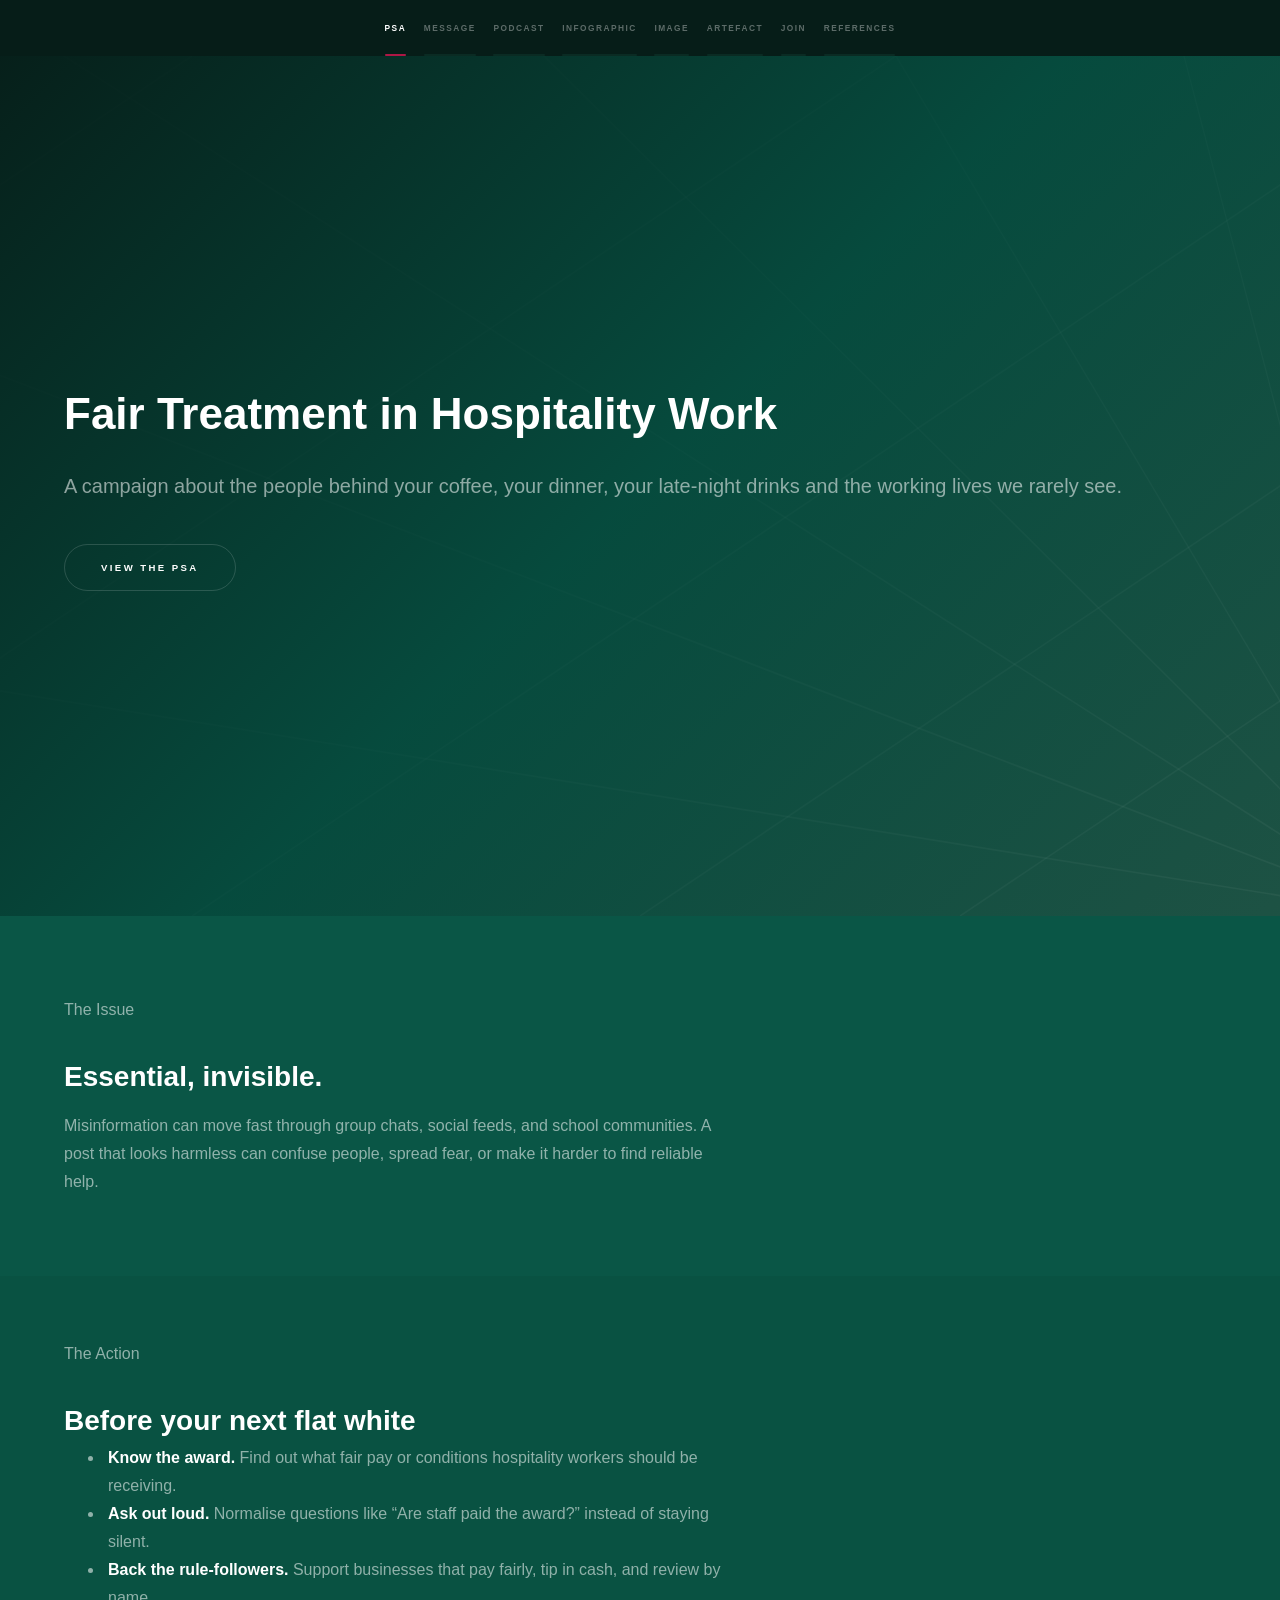
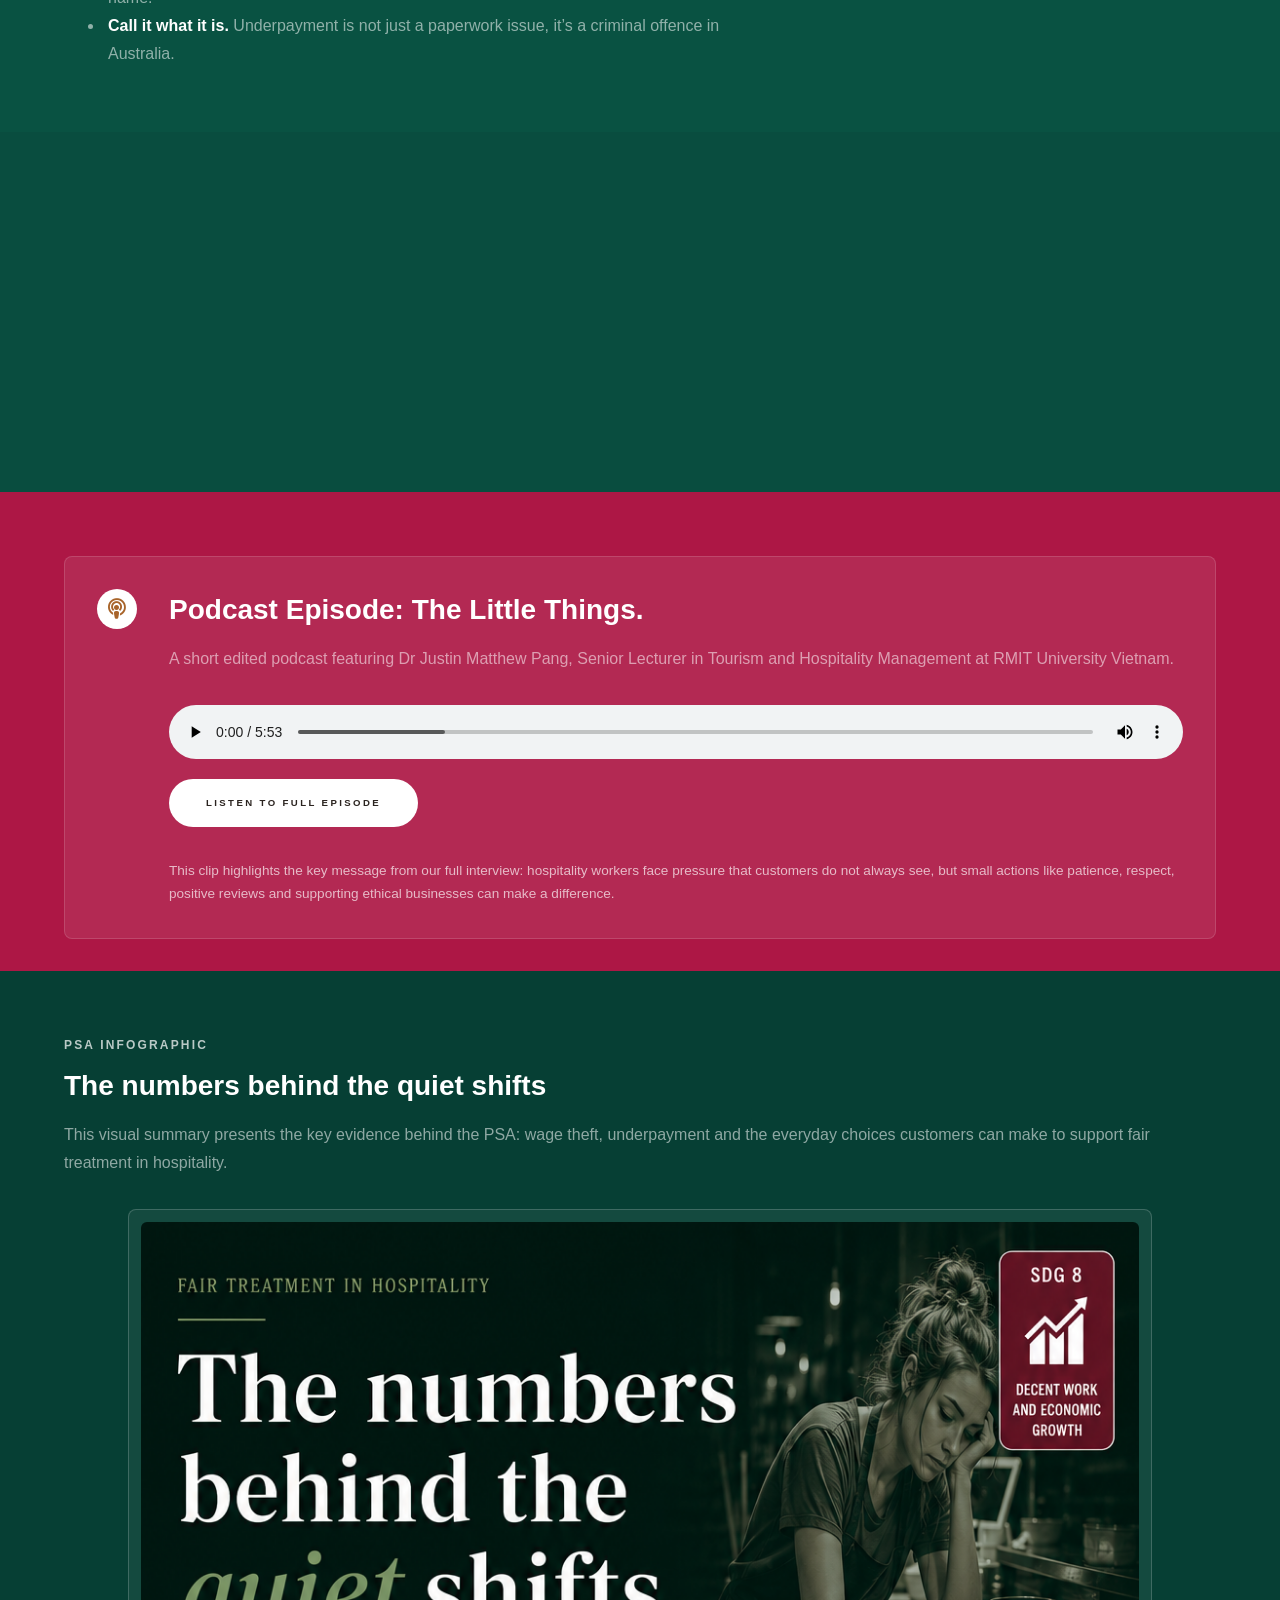
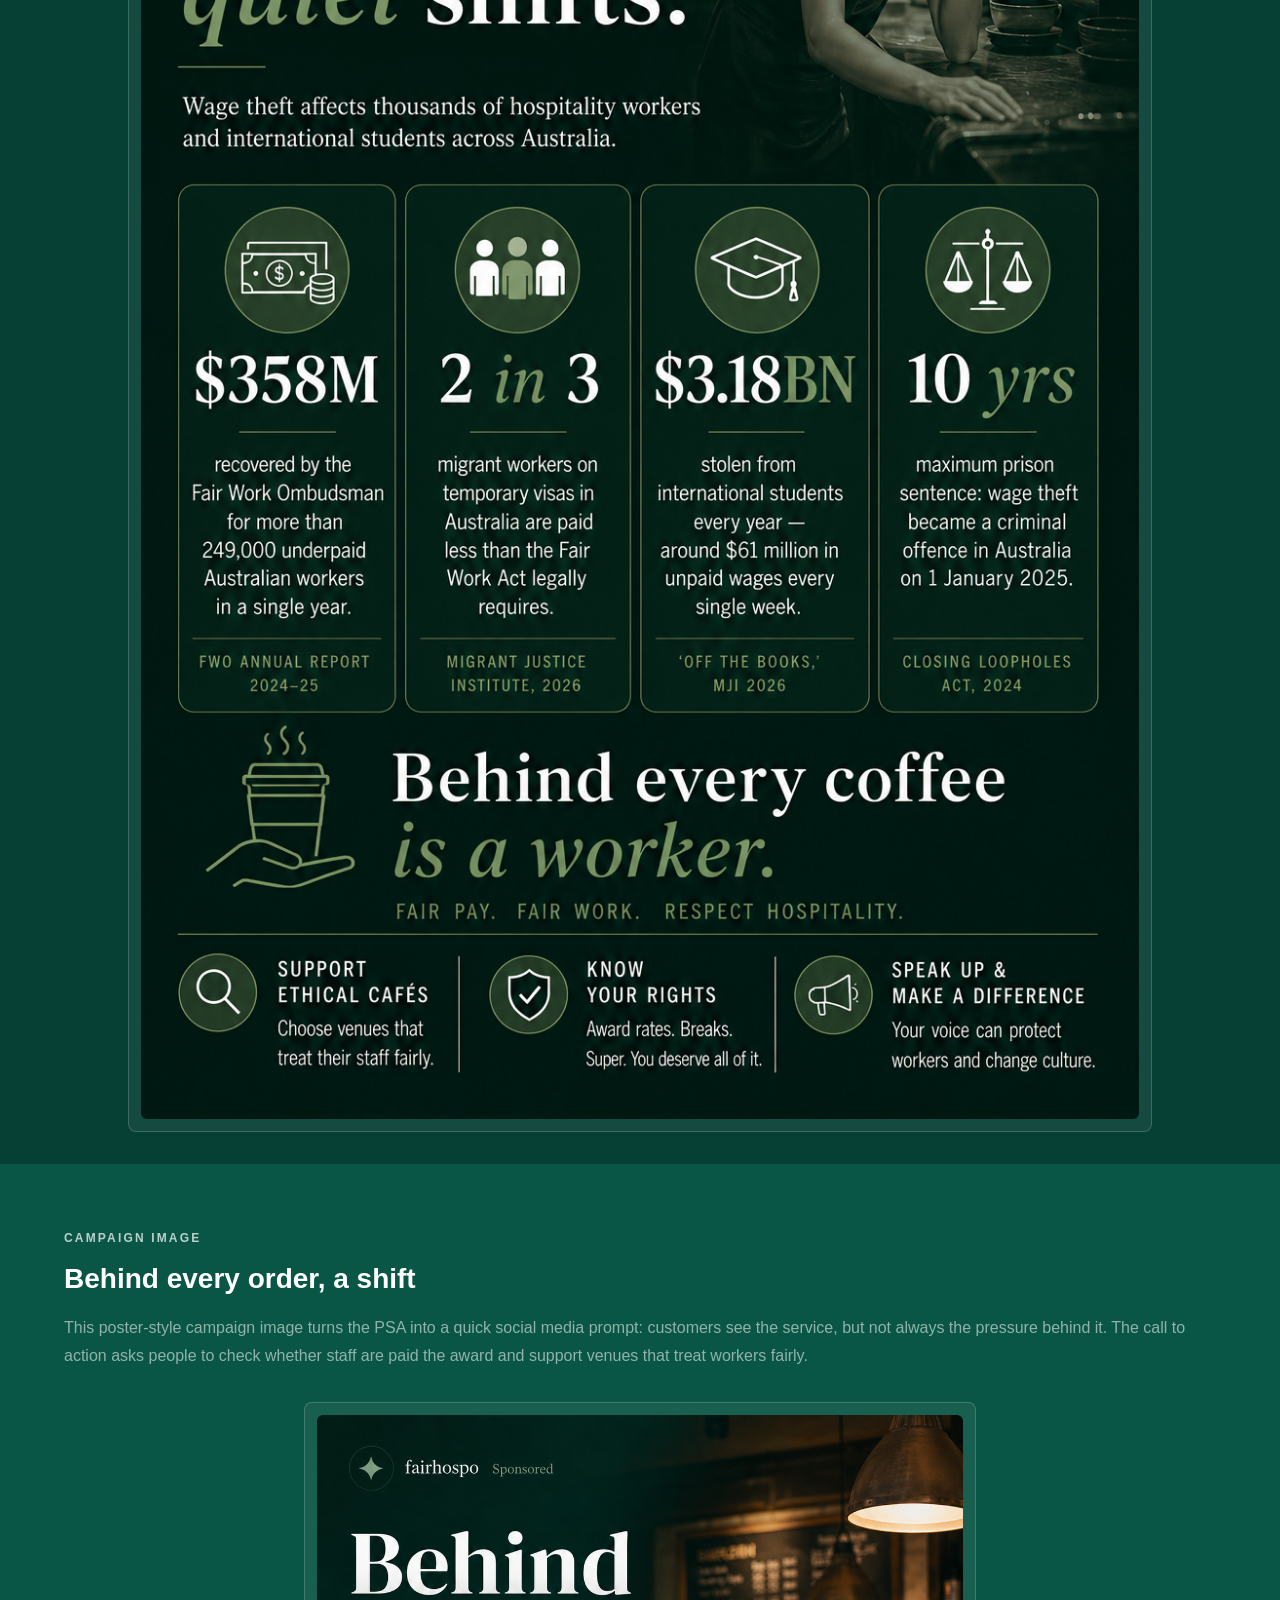
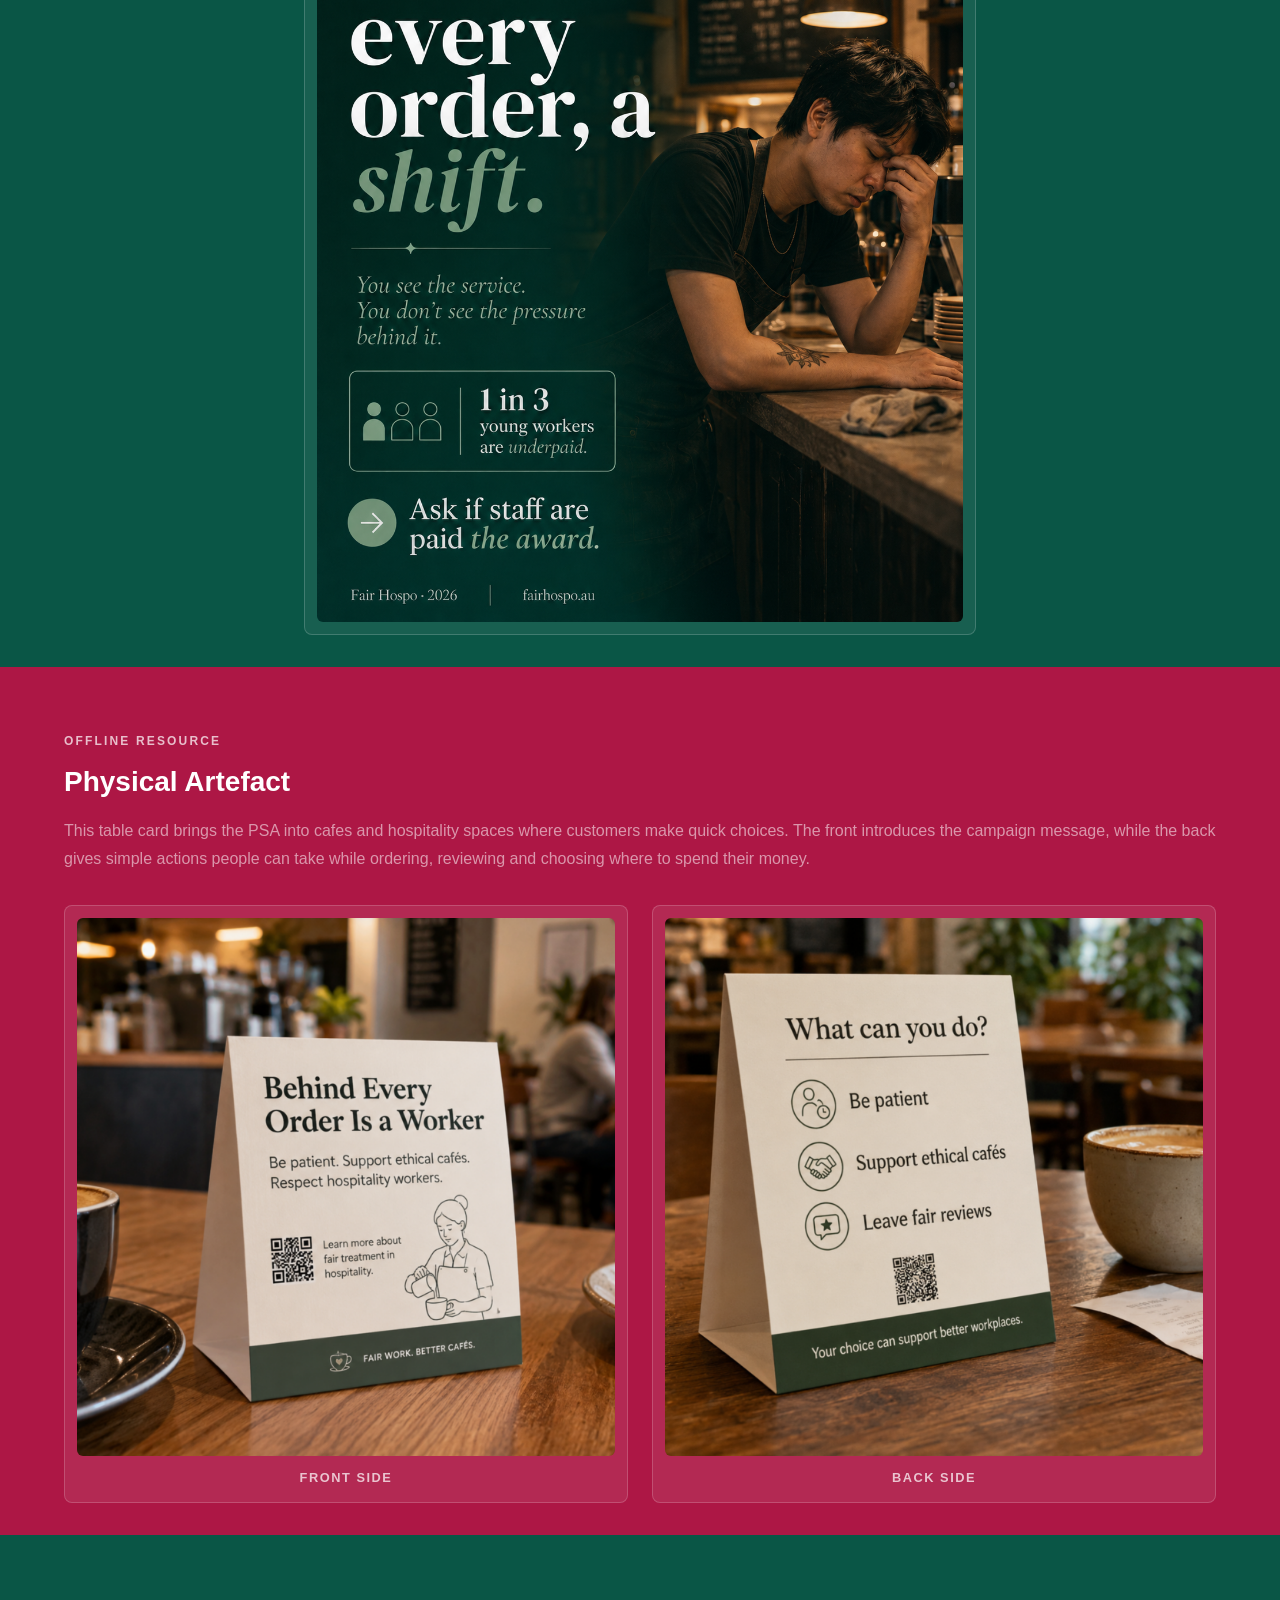
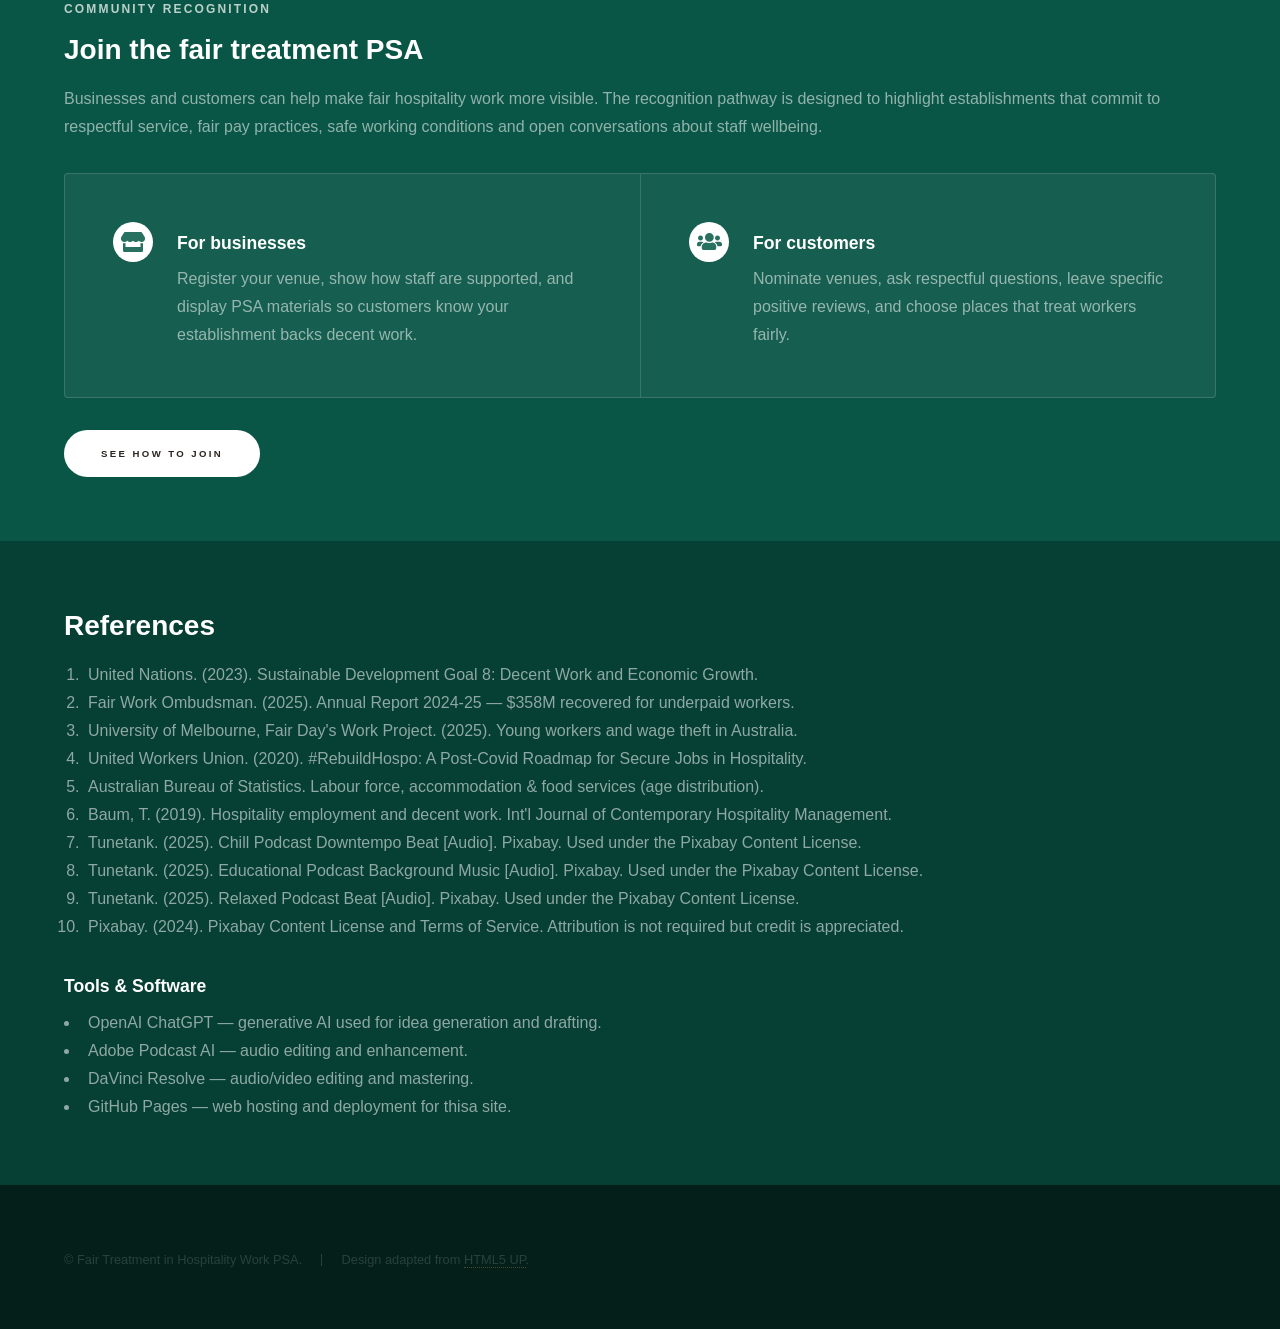
<file: index.html>
<!DOCTYPE HTML>
<!--
	Hyperspace by HTML5 UP
	html5up.net | @ajlkn
	Free for personal and commercial use under the CCA 3.0 license (html5up.net/license)
-->
<html>
	<head>
		<title>Fair Treatment in Hospitality Work | PSA</title>
		<meta charset="utf-8" />
		<meta name="viewport" content="width=device-width, initial-scale=1, user-scalable=no" />
		<meta name="description" content="A student public service announcement about checking information before sharing it online." />
		<link rel="stylesheet" href="assets/css/main.css" />
		<noscript><link rel="stylesheet" href="assets/css/noscript.css" /></noscript>
	</head>
	<body class="is-preload">

		<!-- Sidebar -->
			<section id="sidebar">
				<div class="inner">
					<nav>
						<ul>
							<li><a href="#intro">PSA</a></li>
							<li><a href="#message">Message</a></li>
							<li><a href="#podcast">Podcast</a></li>
							<li><a href="#infographic">Infographic</a></li>
							<li><a href="#image">Image</a></li>
							<li><a href="#artefact">Artefact</a></li>
							<li><a href="#join">Join</a></li>
							<li><a href="#references">References</a></li>
						</ul>
					</nav>
				</div>
			</section>

		<!-- Wrapper -->
			<div id="wrapper">

				<!-- Intro -->
					<section id="intro" class="wrapper style1 fullscreen fade-up">
						<div class="inner">
							<h1>Fair Treatment in Hospitality Work</h1>
							<p>A campaign about the people behind your coffee, your dinner, your late-night drinks and the working lives we rarely see.</p>
							<ul class="actions">
								<li><a href="#message" class="button scrolly">View the PSA</a></li>
							</ul>
						</div>
					</section>

				<!-- Message -->
					<section id="message" class="wrapper style2 spotlights">
						<section>
							<div class="content">
								<div class="inner">
									<p>The Issue</p>
									<h2>Essential, invisible.</h2>
									<p>Misinformation can move fast through group chats, social feeds, and school communities. A post that looks harmless can confuse people, spread fear, or make it harder to find reliable help.</p>
								</div>
							</div>
						</section>
						<section>
							<div class="content">
								<div class="inner">
									<p>The Action</p>
									<h2>Before your next flat white</h2>
									<ol class="check-list">
										<li><strong>Know the award.</strong> Find out what fair pay or conditions hospitality workers should be receiving.</li>
										<li><strong>Ask out loud.</strong> Normalise questions like “Are staff paid the award?” instead of staying silent.</li>
										<li><strong>Back the rule-followers.</strong> Support businesses that pay fairly, tip in cash, and review by name.</li>
										<li><strong>Call it what it is.</strong> Underpayment is not just a paperwork issue, it’s a criminal offence in Australia.</li>
									</ol>
								</div>
							</div>
						</section>
						<section>
							<div class="content">
								<div class="inner">
									<p>The Goal</p>
									<h2>Decent work,shared growth.</h2>
									<p>This PSA supports the Department of Economic and Social Affairs Goal 8: Sustainable Development Goal 8 by encouraging fair treatment, better pay, and respect for hospitality workers. When students share responsibly, they help build safer, more inclusive workplaces and support decent work in their communities.</p>
								</div>
							</div>
						</section>
					</section>

				<!-- Podcast -->
					<section id="podcast" class="wrapper style3 fade-up">
						<div class="inner">
							<div class="media-panel">
								<div>
									<span class="icon solid major fa-podcast"></span>
								</div>
								<div>
									<h2>Podcast Episode: The Little Things.</h2>
									<p>A short edited podcast featuring Dr Justin Matthew Pang, Senior Lecturer in Tourism and Hospitality Management at RMIT University Vietnam.</p>
									<audio controls>
										<source src="media/FAIR TREATMENT IN HOSPITALITY WORK COMPLETE_with music.mp3" type="audio/mpeg" />
										Your browser does not support the audio element.
									</audio>
																					<ul class="actions">
							<li><a href="full-podcast.html" class="button primary">Listen to full episode</a></li>
						</ul>
						<p class="note">This clip highlights the key message from our full interview: hospitality workers face pressure that customers do not always see, but small actions like patience, respect, positive reviews and supporting ethical businesses can make a difference.</p>
								</div>
							</div>
						</div>
					</section>

				<!-- Infographic -->
					<section id="infographic" class="wrapper style1 fade-up">
						<div class="inner">
							<p class="eyebrow">PSA Infographic</p>
							<h2>The numbers behind the quiet shifts</h2>
							<p>This visual summary presents the key evidence behind the PSA: wage theft, underpayment and the everyday choices customers can make to support fair treatment in hospitality.</p>
							<div class="image fit infographic-render">
								<img src="media/INF.png" alt="Infographic about fair treatment in hospitality, wage theft statistics and actions customers can take to support ethical cafes" />
							</div>
						</div>
					</section>

				<!-- Image -->
					<section id="image" class="wrapper style2 fade-up">
						<div class="inner">
							<p class="eyebrow">Campaign Image</p>
							<h2>Behind every order, a shift</h2>
							<p>This poster-style campaign image turns the PSA into a quick social media prompt: customers see the service, but not always the pressure behind it. The call to action asks people to check whether staff are paid the award and support venues that treat workers fairly.</p>
							<div class="image fit infographic-render campaign-render">
								<img src="media/IMG.png" alt="Campaign poster showing a tired hospitality worker with the message Behind every order, a shift and a call to ask if staff are paid the award" />
							</div>
						</div>
					</section>

				<!-- Physical Artefact -->
					<section id="artefact" class="wrapper style3 fade-up">
						<div class="inner">
							<p class="eyebrow">Offline Resource</p>
							<h2>Physical Artefact</h2>
							<p>This table card brings the PSA into cafes and hospitality spaces where customers make quick choices. The front introduces the campaign message, while the back gives simple actions people can take while ordering, reviewing and choosing where to spend their money.</p>
							<div class="artefact-gallery">
								<figure class="image fit artefact-render">
									<img src="media/Phys_Front.png" alt="Front of a cafe table card reading Behind Every Order Is a Worker with a QR code and fair work message" />
									<figcaption>Front side</figcaption>
								</figure>
								<figure class="image fit artefact-render">
									<img src="media/Phys_Back.png" alt="Back of a cafe table card listing actions customers can take: be patient, support ethical cafes and leave fair reviews" />
									<figcaption>Back side</figcaption>
								</figure>
							</div>
						</div>
					</section>

				<!-- Join the PSA -->
					<section id="join" class="wrapper style2 fade-up">
						<div class="inner">
							<p class="eyebrow">Community Recognition</p>
							<h2>Join the fair treatment PSA</h2>
							<p>Businesses and customers can help make fair hospitality work more visible. The recognition pathway is designed to highlight establishments that commit to respectful service, fair pay practices, safe working conditions and open conversations about staff wellbeing.</p>
							<div class="features compact">
								<section>
									<span class="icon solid major fa-store"></span>
									<h3>For businesses</h3>
									<p>Register your venue, show how staff are supported, and display PSA materials so customers know your establishment backs decent work.</p>
								</section>
								<section>
									<span class="icon solid major fa-users"></span>
									<h3>For customers</h3>
									<p>Nominate venues, ask respectful questions, leave specific positive reviews, and choose places that treat workers fairly.</p>
								</section>
							</div>
							<ul class="actions">
								<li><a href="join-psa.html" class="button primary">See how to join</a></li>
							</ul>
						</div>
					</section>

				<!-- References -->
					<section id="references" class="wrapper style1 fade-up">
						<div class="inner">
							<h2>References</h2>
								<ol>
									<li>United Nations. (2023). Sustainable Development Goal 8: Decent Work and Economic Growth.</li>
									<li>Fair Work Ombudsman. (2025). Annual Report 2024-25 — $358M recovered for underpaid workers.</li>
									<li>University of Melbourne, Fair Day's Work Project. (2025). Young workers and wage theft in Australia.</li>
									<li>United Workers Union. (2020). #RebuildHospo: A Post-Covid Roadmap for Secure Jobs in Hospitality.</li>
									<li>Australian Bureau of Statistics. Labour force, accommodation &amp; food services (age distribution).</li>
									<li>Baum, T. (2019). Hospitality employment and decent work. Int'l Journal of Contemporary Hospitality Management.</li>
									<li>Tunetank. (2025). Chill Podcast Downtempo Beat [Audio]. Pixabay. Used under the Pixabay Content License.</li>
									<li>Tunetank. (2025). Educational Podcast Background Music [Audio]. Pixabay. Used under the Pixabay Content License.</li>
									<li>Tunetank. (2025). Relaxed Podcast Beat [Audio]. Pixabay. Used under the Pixabay Content License.</li>
									<li>Pixabay. (2024). Pixabay Content License and Terms of Service. Attribution is not required but credit is appreciated.</li>
								</ol>

								<div class="tools-list">
									<h3>Tools &amp; Software</h3>
									<ul>
										<li>OpenAI ChatGPT — generative AI used for idea generation and drafting.</li>
										<li>Adobe Podcast AI — audio editing and enhancement.</li>
										<li>DaVinci Resolve — audio/video editing and mastering.</li>
										<li>GitHub Pages — web hosting and deployment for thisa site.</li>
									</ul>
								</div>
							</div>
					</section>
			</div>

		<!-- Footer -->
			<footer id="footer" class="wrapper style1-alt">
				<div class="inner">
					<ul class="menu">
						<li>&copy; Fair Treatment in Hospitality Work PSA.</li><li>Design adapted from <a href="http://html5up.net">HTML5 UP</a>.</li>
					</ul>
				</div>
			</footer>

		<!-- Scripts -->
			<script src="assets/js/jquery.min.js"></script>
			<script src="assets/js/jquery.scrollex.min.js"></script>
			<script src="assets/js/jquery.scrolly.min.js"></script>
			<script src="assets/js/browser.min.js"></script>
			<script src="assets/js/breakpoints.min.js"></script>
			<script src="assets/js/util.js"></script>
			<script src="assets/js/main.js"></script>

	</body>
</html>
</file>
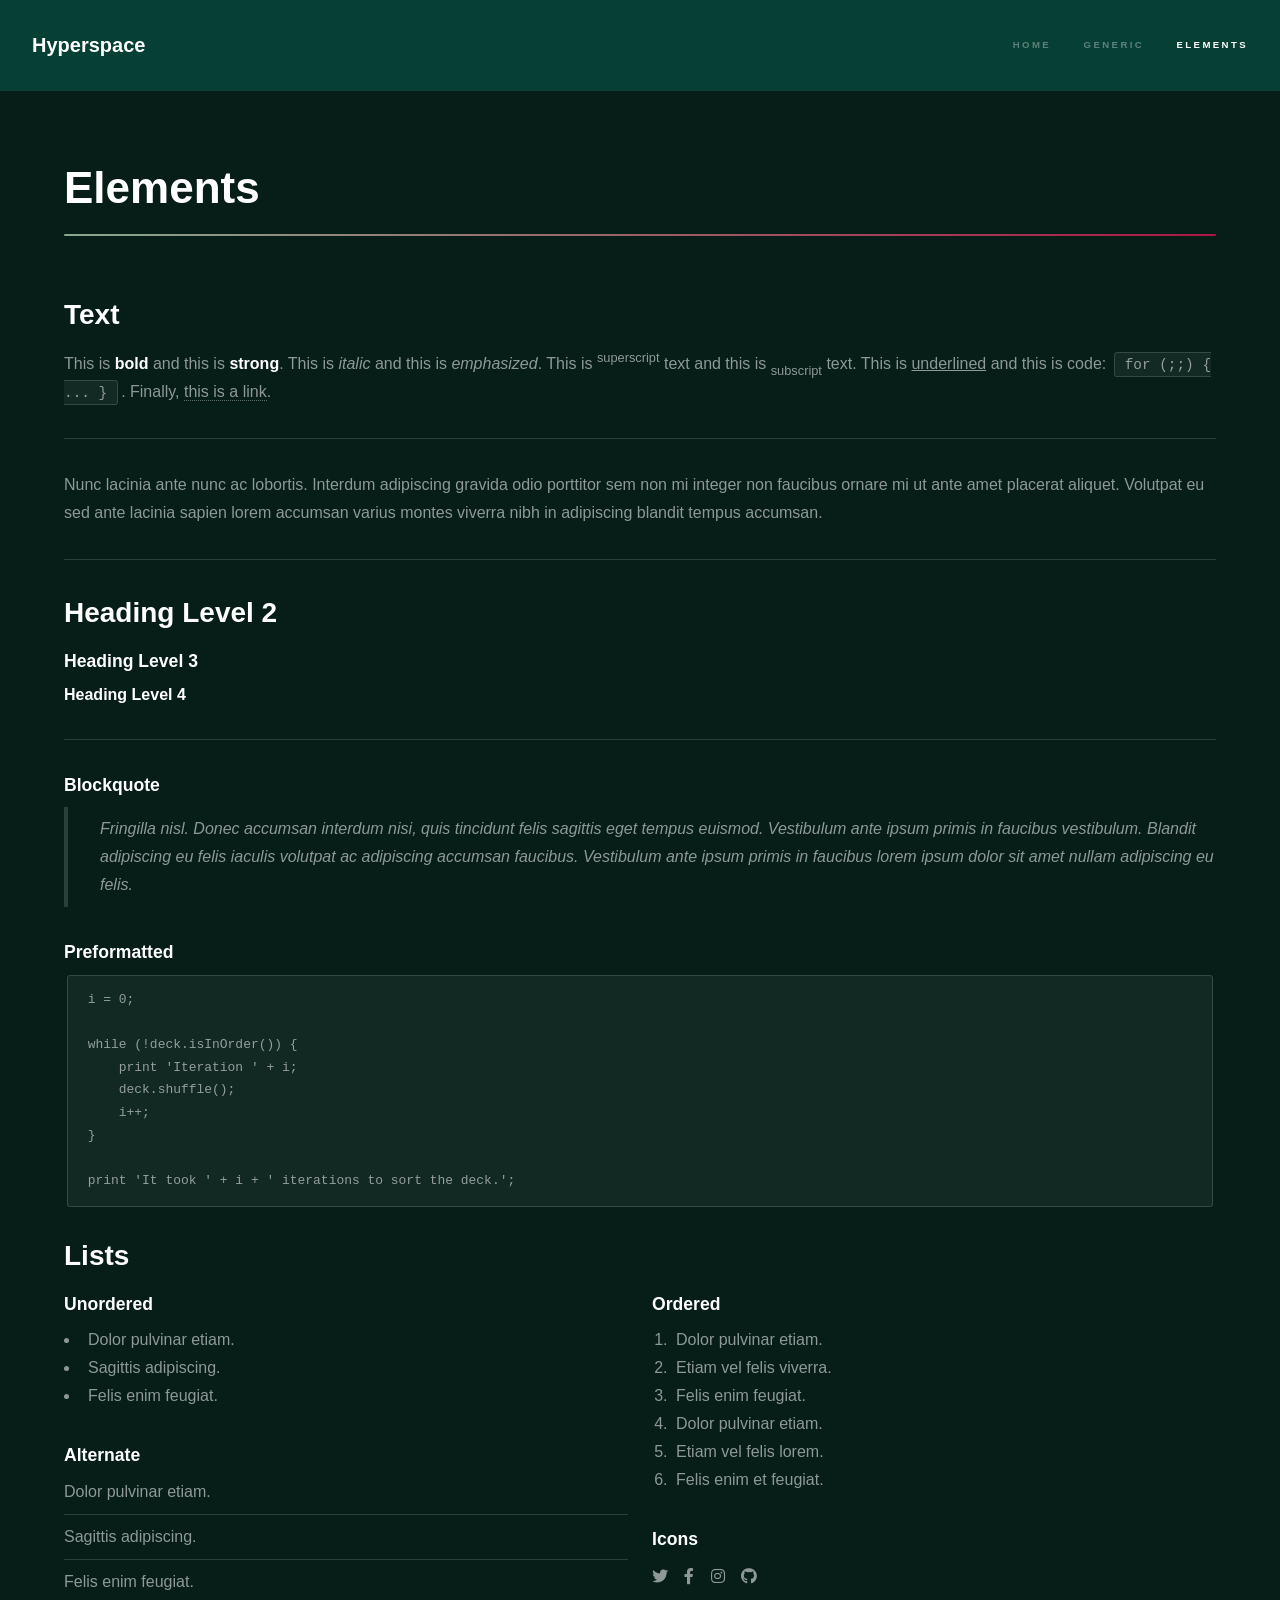
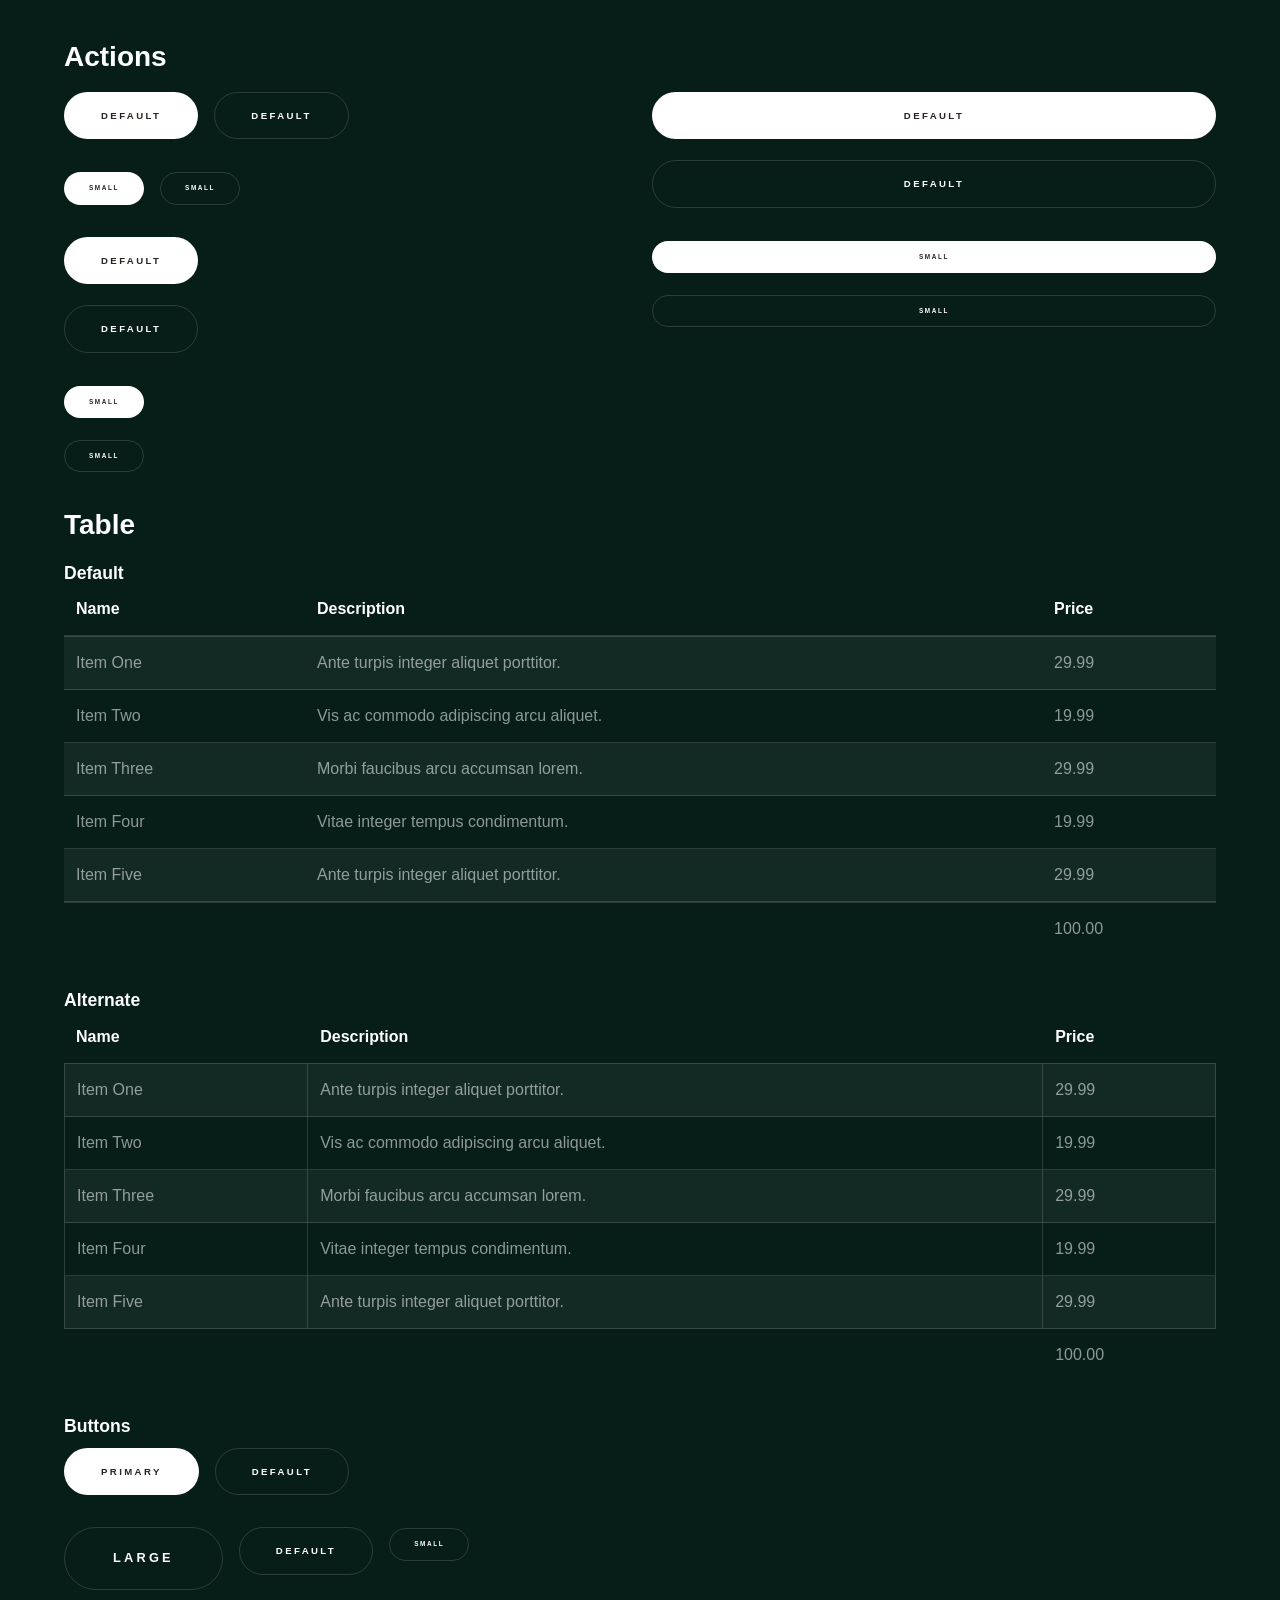
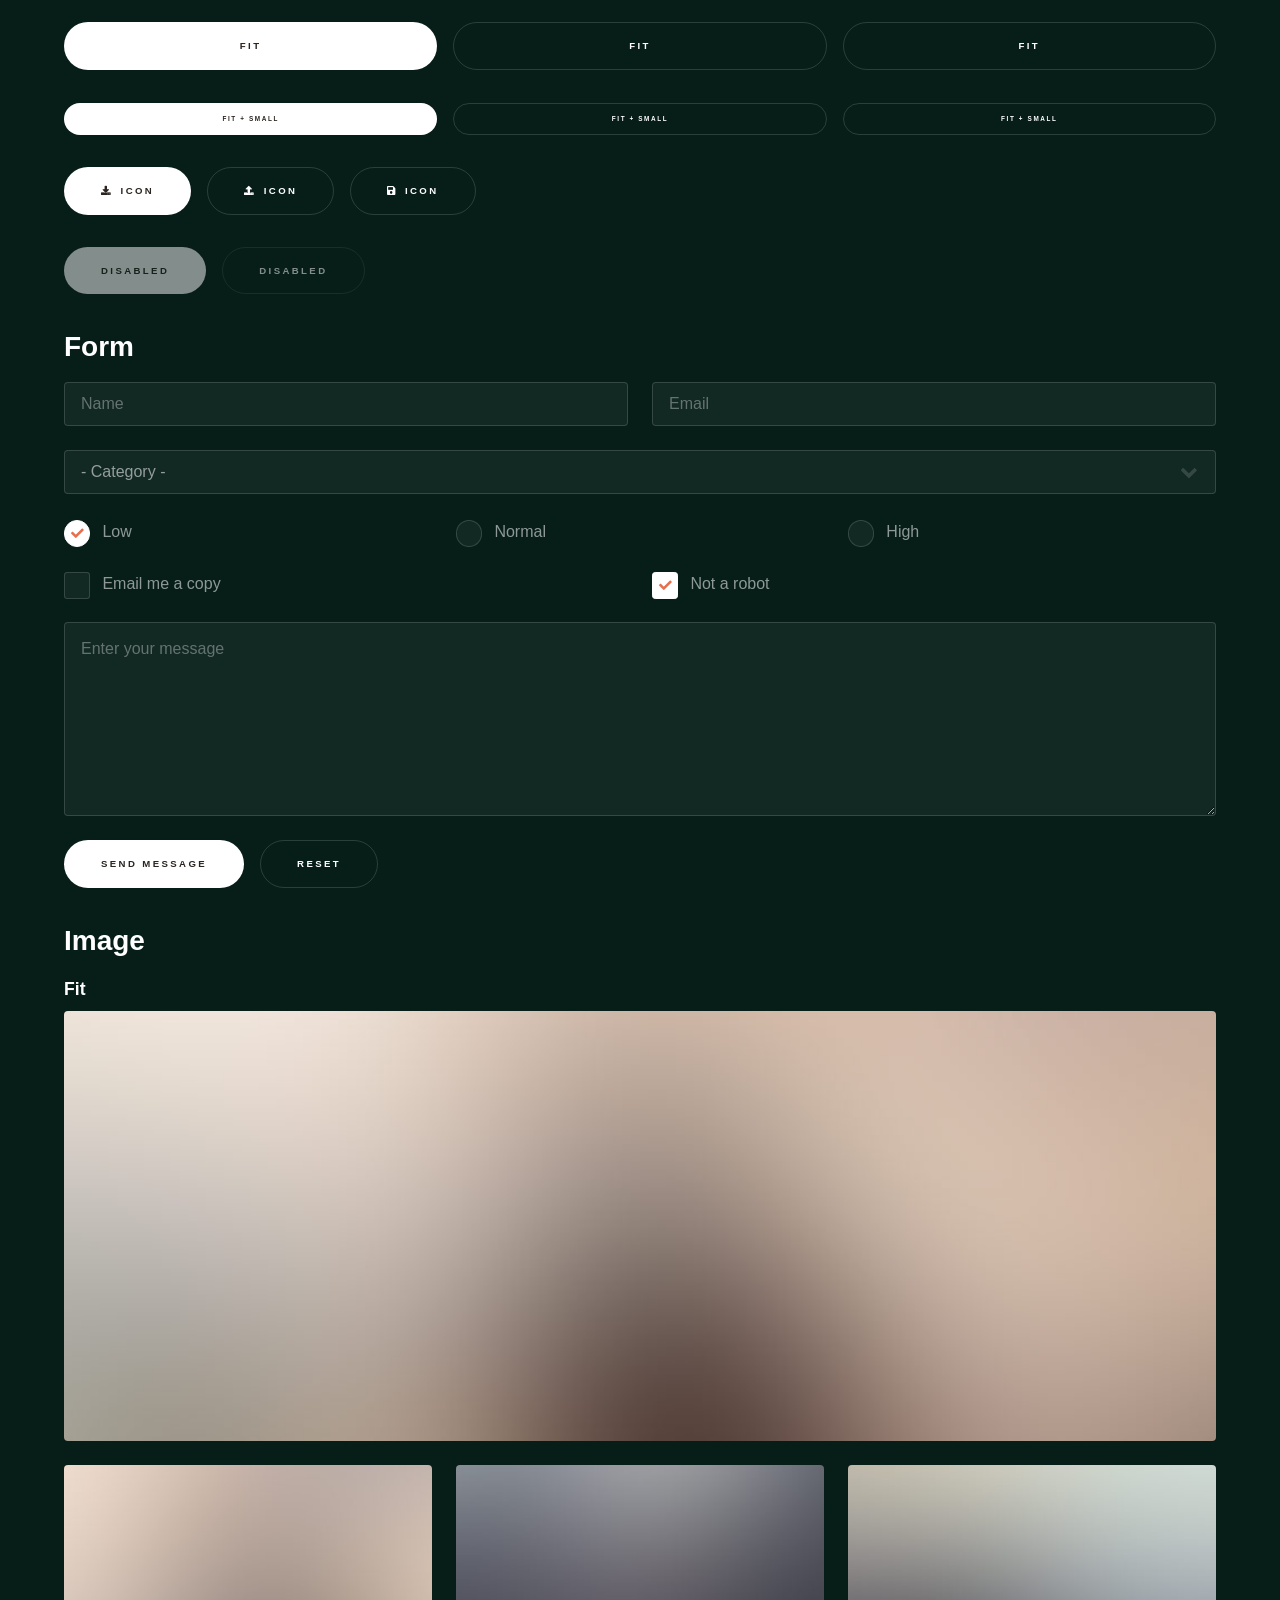
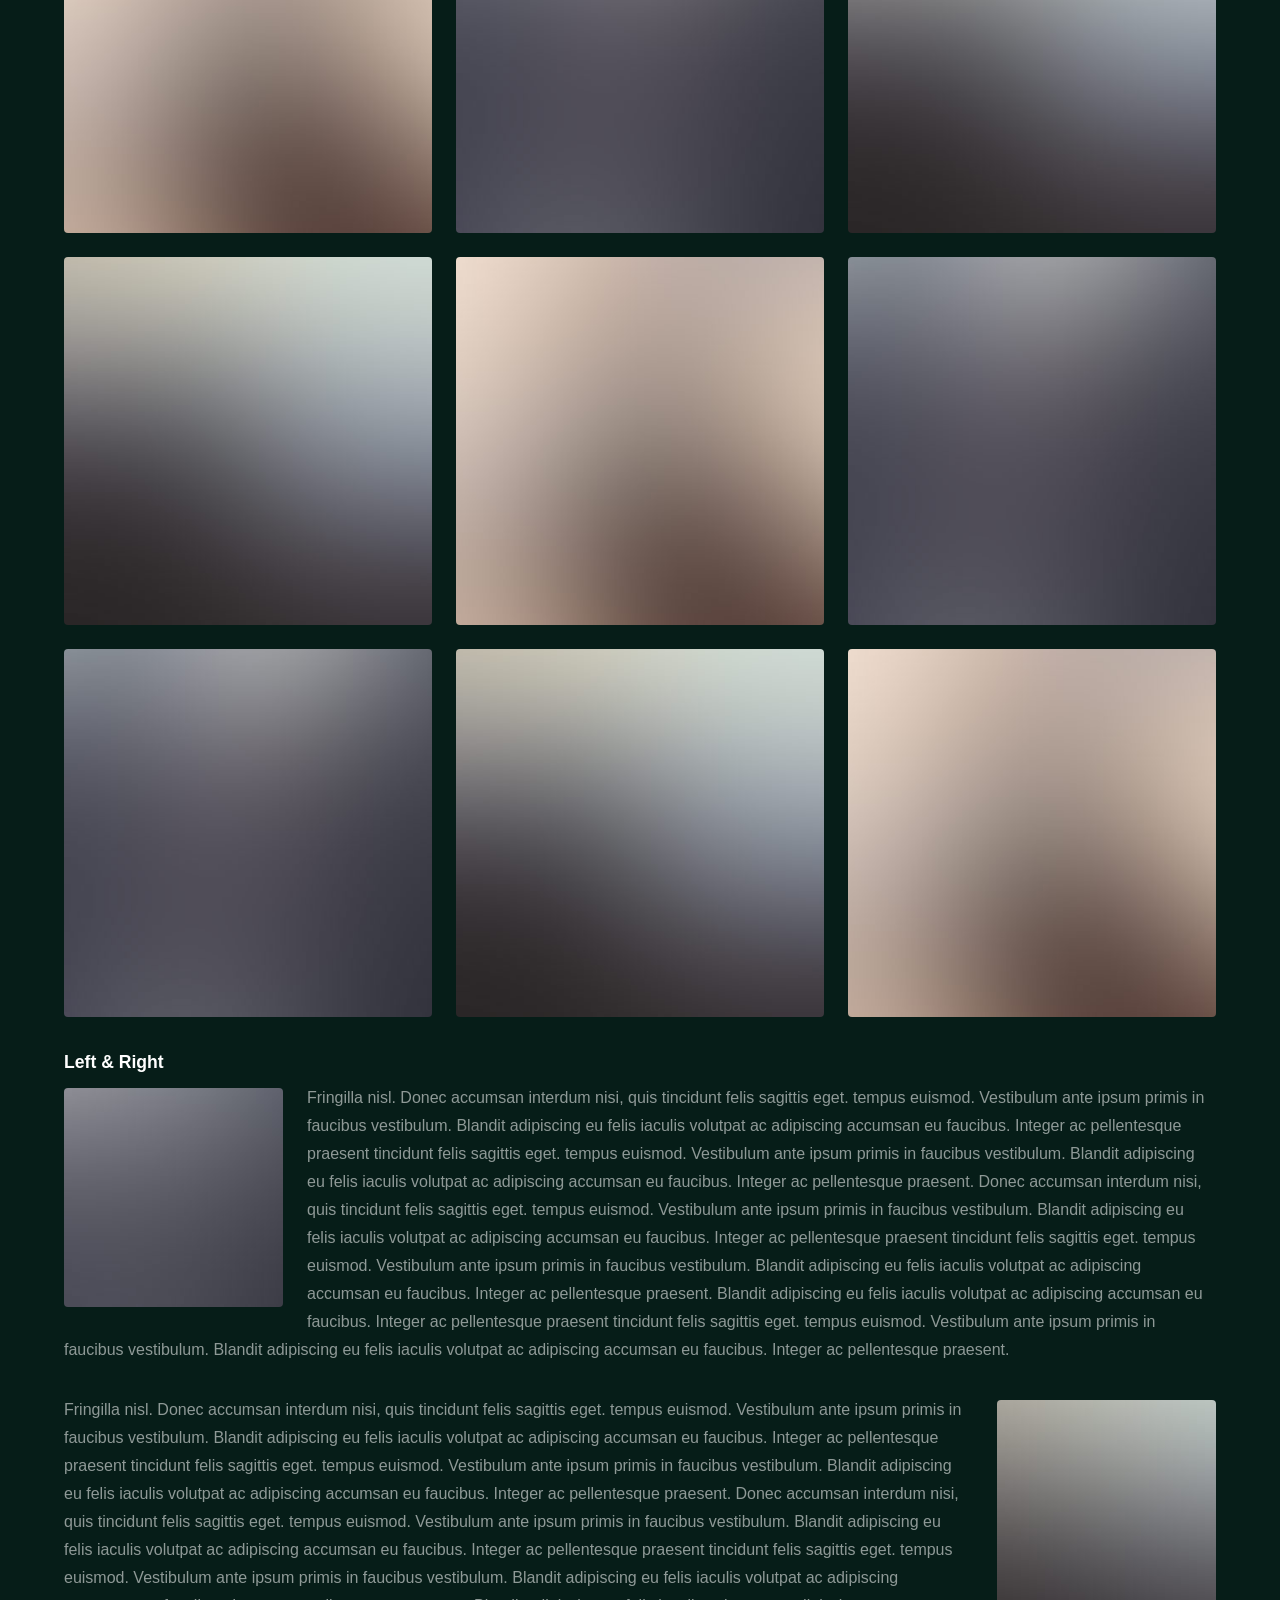
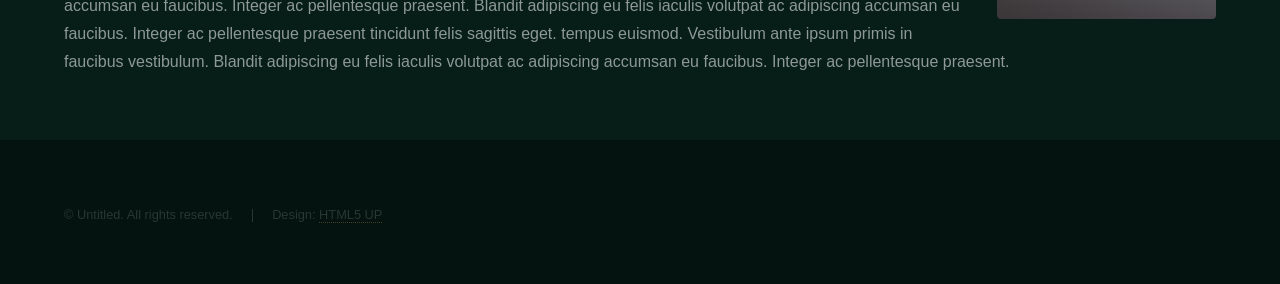
<file: elements.html>
<!DOCTYPE HTML>
<!--
	Hyperspace by HTML5 UP
	html5up.net | @ajlkn
	Free for personal and commercial use under the CCA 3.0 license (html5up.net/license)
-->
<html>
	<head>
		<title>Elements - Hyperspace by HTML5 UP</title>
		<meta charset="utf-8" />
		<meta name="viewport" content="width=device-width, initial-scale=1, user-scalable=no" />
		<link rel="stylesheet" href="assets/css/main.css" />
		<noscript><link rel="stylesheet" href="assets/css/noscript.css" /></noscript>
	</head>
	<body class="is-preload">

		<!-- Header -->
			<header id="header">
				<a href="index.html" class="title">Hyperspace</a>
				<nav>
					<ul>
						<li><a href="index.html">Home</a></li>
						<li><a href="generic.html">Generic</a></li>
						<li><a href="elements.html"  class="active">Elements</a></li>
					</ul>
				</nav>
			</header>

		<!-- Wrapper -->
			<div id="wrapper">

				<!-- Main -->
					<section id="main" class="wrapper">
						<div class="inner">
							<h1 class="major">Elements</h1>

							<!-- Text -->
								<section>
									<h2>Text</h2>
									<p>This is <b>bold</b> and this is <strong>strong</strong>. This is <i>italic</i> and this is <em>emphasized</em>.
									This is <sup>superscript</sup> text and this is <sub>subscript</sub> text.
									This is <u>underlined</u> and this is code: <code>for (;;) { ... }</code>. Finally, <a href="#">this is a link</a>.</p>
									<hr />
									<p>Nunc lacinia ante nunc ac lobortis. Interdum adipiscing gravida odio porttitor sem non mi integer non faucibus ornare mi ut ante amet placerat aliquet. Volutpat eu sed ante lacinia sapien lorem accumsan varius montes viverra nibh in adipiscing blandit tempus accumsan.</p>
									<hr />
									<h2>Heading Level 2</h2>
									<h3>Heading Level 3</h3>
									<h4>Heading Level 4</h4>
									<hr />
									<h3>Blockquote</h3>
									<blockquote>Fringilla nisl. Donec accumsan interdum nisi, quis tincidunt felis sagittis eget tempus euismod. Vestibulum ante ipsum primis in faucibus vestibulum. Blandit adipiscing eu felis iaculis volutpat ac adipiscing accumsan faucibus. Vestibulum ante ipsum primis in faucibus lorem ipsum dolor sit amet nullam adipiscing eu felis.</blockquote>
									<h3>Preformatted</h3>
									<pre><code>i = 0;

while (!deck.isInOrder()) {
    print 'Iteration ' + i;
    deck.shuffle();
    i++;
}

print 'It took ' + i + ' iterations to sort the deck.';</code></pre>
								</section>

							<!-- Lists -->
								<section>
									<h2>Lists</h2>
									<div class="row">
										<div class="col-6 col-12-medium">
											<h3>Unordered</h3>
											<ul>
												<li>Dolor pulvinar etiam.</li>
												<li>Sagittis adipiscing.</li>
												<li>Felis enim feugiat.</li>
											</ul>
											<h3>Alternate</h3>
											<ul class="alt">
												<li>Dolor pulvinar etiam.</li>
												<li>Sagittis adipiscing.</li>
												<li>Felis enim feugiat.</li>
											</ul>
										</div>
										<div class="col-6 col-12-medium">
											<h3>Ordered</h3>
											<ol>
												<li>Dolor pulvinar etiam.</li>
												<li>Etiam vel felis viverra.</li>
												<li>Felis enim feugiat.</li>
												<li>Dolor pulvinar etiam.</li>
												<li>Etiam vel felis lorem.</li>
												<li>Felis enim et feugiat.</li>
											</ol>
											<h3>Icons</h3>
											<ul class="icons">
												<li><a href="#" class="icon brands fa-twitter"><span class="label">Twitter</span></a></li>
												<li><a href="#" class="icon brands fa-facebook-f"><span class="label">Facebook</span></a></li>
												<li><a href="#" class="icon brands fa-instagram"><span class="label">Instagram</span></a></li>
												<li><a href="#" class="icon brands fa-github"><span class="label">Github</span></a></li>
											</ul>
										</div>
									</div>
									<h2>Actions</h2>
									<div class="row">
										<div class="col-6 col-12-medium">
											<ul class="actions">
												<li><a href="#" class="button primary">Default</a></li>
												<li><a href="#" class="button">Default</a></li>
											</ul>
											<ul class="actions small">
												<li><a href="#" class="button primary small">Small</a></li>
												<li><a href="#" class="button small">Small</a></li>
											</ul>
											<ul class="actions stacked">
												<li><a href="#" class="button primary">Default</a></li>
												<li><a href="#" class="button">Default</a></li>
											</ul>
											<ul class="actions stacked">
												<li><a href="#" class="button primary small">Small</a></li>
												<li><a href="#" class="button small">Small</a></li>
											</ul>
										</div>
										<div class="col-6 col-12-medium">
											<ul class="actions stacked">
												<li><a href="#" class="button primary fit">Default</a></li>
												<li><a href="#" class="button fit">Default</a></li>
											</ul>
											<ul class="actions stacked">
												<li><a href="#" class="button primary small fit">Small</a></li>
												<li><a href="#" class="button small fit">Small</a></li>
											</ul>
										</div>
									</div>
								</section>

							<!-- Table -->
								<section>
									<h2>Table</h2>
									<h3>Default</h3>
									<div class="table-wrapper">
										<table>
											<thead>
												<tr>
													<th>Name</th>
													<th>Description</th>
													<th>Price</th>
												</tr>
											</thead>
											<tbody>
												<tr>
													<td>Item One</td>
													<td>Ante turpis integer aliquet porttitor.</td>
													<td>29.99</td>
												</tr>
												<tr>
													<td>Item Two</td>
													<td>Vis ac commodo adipiscing arcu aliquet.</td>
													<td>19.99</td>
												</tr>
												<tr>
													<td>Item Three</td>
													<td> Morbi faucibus arcu accumsan lorem.</td>
													<td>29.99</td>
												</tr>
												<tr>
													<td>Item Four</td>
													<td>Vitae integer tempus condimentum.</td>
													<td>19.99</td>
												</tr>
												<tr>
													<td>Item Five</td>
													<td>Ante turpis integer aliquet porttitor.</td>
													<td>29.99</td>
												</tr>
											</tbody>
											<tfoot>
												<tr>
													<td colspan="2"></td>
													<td>100.00</td>
												</tr>
											</tfoot>
										</table>
									</div>

									<h3>Alternate</h3>
									<div class="table-wrapper">
										<table class="alt">
											<thead>
												<tr>
													<th>Name</th>
													<th>Description</th>
													<th>Price</th>
												</tr>
											</thead>
											<tbody>
												<tr>
													<td>Item One</td>
													<td>Ante turpis integer aliquet porttitor.</td>
													<td>29.99</td>
												</tr>
												<tr>
													<td>Item Two</td>
													<td>Vis ac commodo adipiscing arcu aliquet.</td>
													<td>19.99</td>
												</tr>
												<tr>
													<td>Item Three</td>
													<td> Morbi faucibus arcu accumsan lorem.</td>
													<td>29.99</td>
												</tr>
												<tr>
													<td>Item Four</td>
													<td>Vitae integer tempus condimentum.</td>
													<td>19.99</td>
												</tr>
												<tr>
													<td>Item Five</td>
													<td>Ante turpis integer aliquet porttitor.</td>
													<td>29.99</td>
												</tr>
											</tbody>
											<tfoot>
												<tr>
													<td colspan="2"></td>
													<td>100.00</td>
												</tr>
											</tfoot>
										</table>
									</div>
								</section>

							<!-- Buttons -->
								<section>
									<h3>Buttons</h3>
									<ul class="actions">
										<li><a href="#" class="button primary">Primary</a></li>
										<li><a href="#" class="button">Default</a></li>
									</ul>
									<ul class="actions">
										<li><a href="#" class="button large">Large</a></li>
										<li><a href="#" class="button">Default</a></li>
										<li><a href="#" class="button small">Small</a></li>
									</ul>
									<ul class="actions fit">
										<li><a href="#" class="button primary fit">Fit</a></li>
										<li><a href="#" class="button fit">Fit</a></li>
										<li><a href="#" class="button fit">Fit</a></li>
									</ul>
									<ul class="actions fit small">
										<li><a href="#" class="button primary fit small">Fit + Small</a></li>
										<li><a href="#" class="button fit small">Fit + Small</a></li>
										<li><a href="#" class="button fit small">Fit + Small</a></li>
									</ul>
									<ul class="actions">
										<li><a href="#" class="button primary icon solid fa-download">Icon</a></li>
										<li><a href="#" class="button icon solid fa-upload">Icon</a></li>
										<li><a href="#" class="button icon solid fa-save">Icon</a></li>
									</ul>
									<ul class="actions">
										<li><span class="button primary disabled">Disabled</span></li>
										<li><span class="button disabled">Disabled</span></li>
									</ul>
								</section>

							<!-- Form -->
								<section>
									<h2>Form</h2>
									<form method="post" action="#">
										<div class="row gtr-uniform">
											<div class="col-6 col-12-xsmall">
												<input type="text" name="demo-name" id="demo-name" value="" placeholder="Name" />
											</div>
											<div class="col-6 col-12-xsmall">
												<input type="email" name="demo-email" id="demo-email" value="" placeholder="Email" />
											</div>
											<div class="col-12">
												<select name="demo-category" id="demo-category">
													<option value="">- Category -</option>
													<option value="1">Manufacturing</option>
													<option value="1">Shipping</option>
													<option value="1">Administration</option>
													<option value="1">Human Resources</option>
												</select>
											</div>
											<div class="col-4 col-12-small">
												<input type="radio" id="demo-priority-low" name="demo-priority" checked>
												<label for="demo-priority-low">Low</label>
											</div>
											<div class="col-4 col-12-small">
												<input type="radio" id="demo-priority-normal" name="demo-priority">
												<label for="demo-priority-normal">Normal</label>
											</div>
											<div class="col-4 col-12-small">
												<input type="radio" id="demo-priority-high" name="demo-priority">
												<label for="demo-priority-high">High</label>
											</div>
											<div class="col-6 col-12-small">
												<input type="checkbox" id="demo-copy" name="demo-copy">
												<label for="demo-copy">Email me a copy</label>
											</div>
											<div class="col-6 col-12-small">
												<input type="checkbox" id="demo-human" name="demo-human" checked>
												<label for="demo-human">Not a robot</label>
											</div>
											<div class="col-12">
												<textarea name="demo-message" id="demo-message" placeholder="Enter your message" rows="6"></textarea>
											</div>
											<div class="col-12">
												<ul class="actions">
													<li><input type="submit" value="Send Message" class="primary" /></li>
													<li><input type="reset" value="Reset" /></li>
												</ul>
											</div>
										</div>
									</form>
								</section>

							<!-- Image -->
								<section>
									<h2>Image</h2>
									<h3>Fit</h3>
									<div class="box alt">
										<div class="row gtr-uniform">
											<div class="col-12"><span class="image fit"><img src="images/pic04.jpg" alt="" /></span></div>
											<div class="col-4"><span class="image fit"><img src="images/pic01.jpg" alt="" /></span></div>
											<div class="col-4"><span class="image fit"><img src="images/pic02.jpg" alt="" /></span></div>
											<div class="col-4"><span class="image fit"><img src="images/pic03.jpg" alt="" /></span></div>
											<div class="col-4"><span class="image fit"><img src="images/pic03.jpg" alt="" /></span></div>
											<div class="col-4"><span class="image fit"><img src="images/pic01.jpg" alt="" /></span></div>
											<div class="col-4"><span class="image fit"><img src="images/pic02.jpg" alt="" /></span></div>
											<div class="col-4"><span class="image fit"><img src="images/pic02.jpg" alt="" /></span></div>
											<div class="col-4"><span class="image fit"><img src="images/pic03.jpg" alt="" /></span></div>
											<div class="col-4"><span class="image fit"><img src="images/pic01.jpg" alt="" /></span></div>
										</div>
									</div>
									<h3>Left &amp; Right</h3>
									<p><span class="image left"><img src="images/pic05.jpg" alt="" /></span>Fringilla nisl. Donec accumsan interdum nisi, quis tincidunt felis sagittis eget. tempus euismod. Vestibulum ante ipsum primis in faucibus vestibulum. Blandit adipiscing eu felis iaculis volutpat ac adipiscing accumsan eu faucibus. Integer ac pellentesque praesent tincidunt felis sagittis eget. tempus euismod. Vestibulum ante ipsum primis in faucibus vestibulum. Blandit adipiscing eu felis iaculis volutpat ac adipiscing accumsan eu faucibus. Integer ac pellentesque praesent. Donec accumsan interdum nisi, quis tincidunt felis sagittis eget. tempus euismod. Vestibulum ante ipsum primis in faucibus vestibulum. Blandit adipiscing eu felis iaculis volutpat ac adipiscing accumsan eu faucibus. Integer ac pellentesque praesent tincidunt felis sagittis eget. tempus euismod. Vestibulum ante ipsum primis in faucibus vestibulum. Blandit adipiscing eu felis iaculis volutpat ac adipiscing accumsan eu faucibus. Integer ac pellentesque praesent. Blandit adipiscing eu felis iaculis volutpat ac adipiscing accumsan eu faucibus. Integer ac pellentesque praesent tincidunt felis sagittis eget. tempus euismod. Vestibulum ante ipsum primis in faucibus vestibulum. Blandit adipiscing eu felis iaculis volutpat ac adipiscing accumsan eu faucibus. Integer ac pellentesque praesent.</p>
									<p><span class="image right"><img src="images/pic06.jpg" alt="" /></span>Fringilla nisl. Donec accumsan interdum nisi, quis tincidunt felis sagittis eget. tempus euismod. Vestibulum ante ipsum primis in faucibus vestibulum. Blandit adipiscing eu felis iaculis volutpat ac adipiscing accumsan eu faucibus. Integer ac pellentesque praesent tincidunt felis sagittis eget. tempus euismod. Vestibulum ante ipsum primis in faucibus vestibulum. Blandit adipiscing eu felis iaculis volutpat ac adipiscing accumsan eu faucibus. Integer ac pellentesque praesent. Donec accumsan interdum nisi, quis tincidunt felis sagittis eget. tempus euismod. Vestibulum ante ipsum primis in faucibus vestibulum. Blandit adipiscing eu felis iaculis volutpat ac adipiscing accumsan eu faucibus. Integer ac pellentesque praesent tincidunt felis sagittis eget. tempus euismod. Vestibulum ante ipsum primis in faucibus vestibulum. Blandit adipiscing eu felis iaculis volutpat ac adipiscing accumsan eu faucibus. Integer ac pellentesque praesent. Blandit adipiscing eu felis iaculis volutpat ac adipiscing accumsan eu faucibus. Integer ac pellentesque praesent tincidunt felis sagittis eget. tempus euismod. Vestibulum ante ipsum primis in faucibus vestibulum. Blandit adipiscing eu felis iaculis volutpat ac adipiscing accumsan eu faucibus. Integer ac pellentesque praesent.</p>
								</section>

						</div>
					</section>

			</div>

		<!-- Footer -->
			<footer id="footer" class="wrapper alt">
				<div class="inner">
					<ul class="menu">
						<li>&copy; Untitled. All rights reserved.</li><li>Design: <a href="http://html5up.net">HTML5 UP</a></li>
					</ul>
				</div>
			</footer>

		<!-- Scripts -->
			<script src="assets/js/jquery.min.js"></script>
			<script src="assets/js/jquery.scrollex.min.js"></script>
			<script src="assets/js/jquery.scrolly.min.js"></script>
			<script src="assets/js/browser.min.js"></script>
			<script src="assets/js/breakpoints.min.js"></script>
			<script src="assets/js/util.js"></script>
			<script src="assets/js/main.js"></script>

	</body>
</html>
</file>
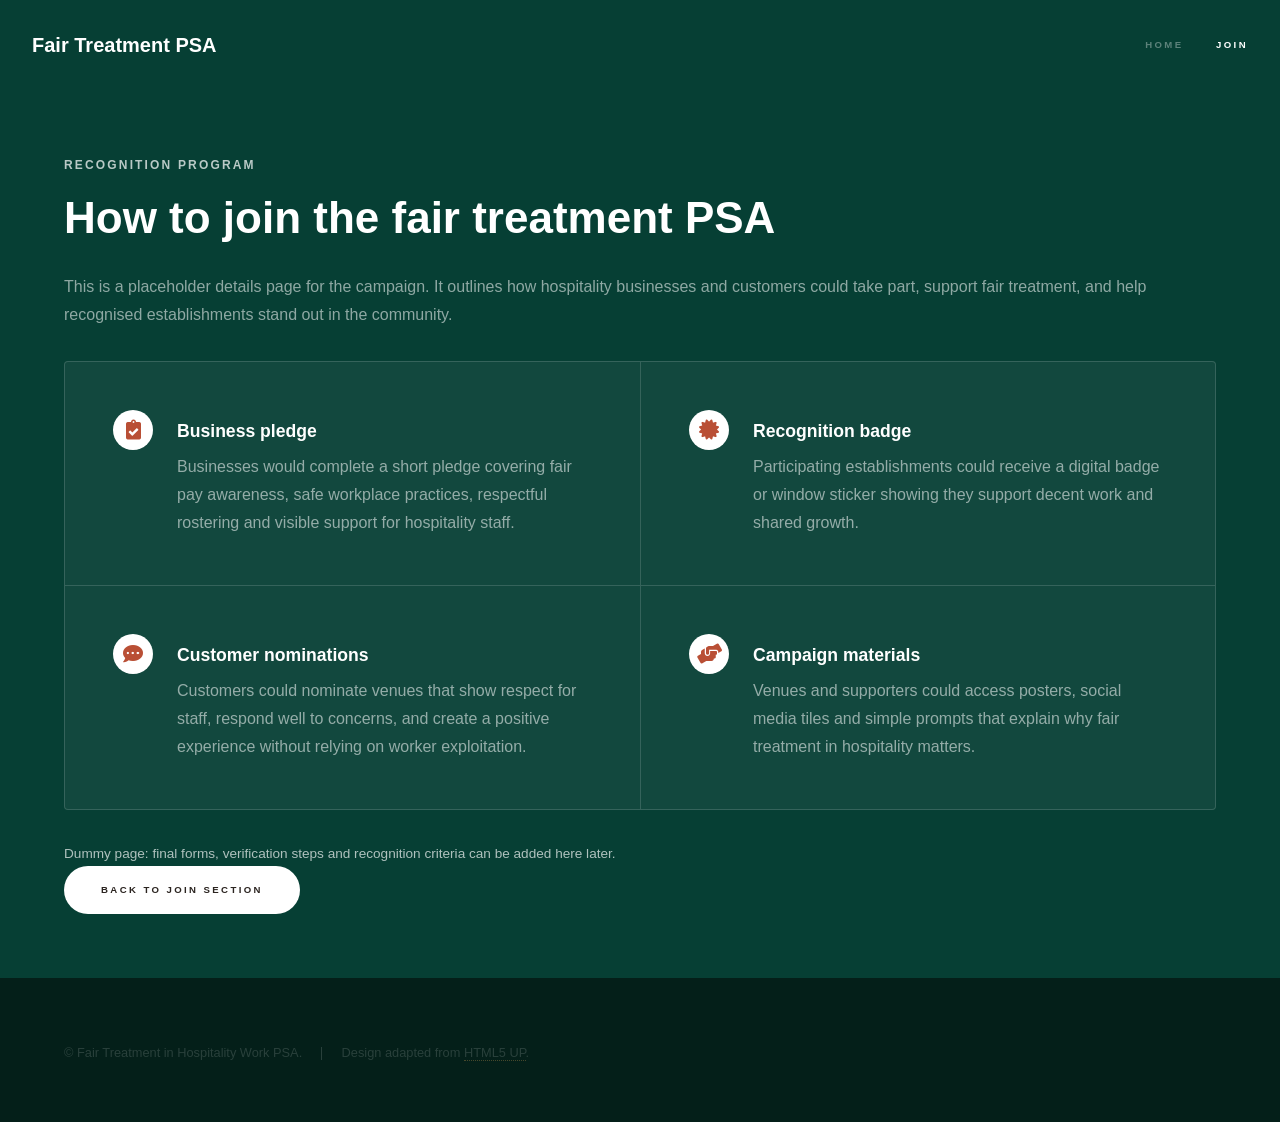
<file: join-psa.html>
<!DOCTYPE HTML>
<!--
	Fair Treatment in Hospitality Work - Join the PSA
-->
<html>
	<head>
		<title>Join the PSA - Fair Treatment in Hospitality Work</title>
		<meta charset="utf-8" />
		<meta name="viewport" content="width=device-width, initial-scale=1, user-scalable=no" />
		<meta name="description" content="Placeholder page explaining how businesses and customers can join the Fair Treatment in Hospitality Work PSA." />
		<link rel="stylesheet" href="assets/css/main.css" />
		<noscript><link rel="stylesheet" href="assets/css/noscript.css" /></noscript>
	</head>
	<body class="is-preload">

		<!-- Header -->
			<header id="header">
				<a href="index.html" class="title">Fair Treatment PSA</a>
				<nav>
					<ul>
						<li><a href="index.html">Home</a></li>
						<li><a href="join-psa.html" class="active">Join</a></li>
					</ul>
				</nav>
			</header>

		<!-- Wrapper -->
			<div id="wrapper">

				<!-- Main -->
					<section id="main" class="wrapper style1 fade-up">
						<div class="inner">
							<p class="eyebrow">Recognition Program</p>
							<h1>How to join the fair treatment PSA</h1>
							<p>This is a placeholder details page for the campaign. It outlines how hospitality businesses and customers could take part, support fair treatment, and help recognised establishments stand out in the community.</p>
							<div class="features compact">
								<section>
									<span class="icon solid major fa-clipboard-check"></span>
									<h3>Business pledge</h3>
									<p>Businesses would complete a short pledge covering fair pay awareness, safe workplace practices, respectful rostering and visible support for hospitality staff.</p>
								</section>
								<section>
									<span class="icon solid major fa-certificate"></span>
									<h3>Recognition badge</h3>
									<p>Participating establishments could receive a digital badge or window sticker showing they support decent work and shared growth.</p>
								</section>
								<section>
									<span class="icon solid major fa-comment-dots"></span>
									<h3>Customer nominations</h3>
									<p>Customers could nominate venues that show respect for staff, respond well to concerns, and create a positive experience without relying on worker exploitation.</p>
								</section>
								<section>
									<span class="icon solid major fa-hands-helping"></span>
									<h3>Campaign materials</h3>
									<p>Venues and supporters could access posters, social media tiles and simple prompts that explain why fair treatment in hospitality matters.</p>
								</section>
							</div>
							<p class="note">Dummy page: final forms, verification steps and recognition criteria can be added here later.</p>
							<ul class="actions stacked">
								<li><a href="index.html#join" class="button primary">Back to join section</a></li>
							</ul>
						</div>
					</section>

			</div>

		<!-- Footer -->
			<footer id="footer" class="wrapper style1-alt">
				<div class="inner">
					<ul class="menu">
						<li>&copy; Fair Treatment in Hospitality Work PSA.</li><li>Design adapted from <a href="http://html5up.net">HTML5 UP</a>.</li>
					</ul>
				</div>
			</footer>

		<!-- Scripts -->
			<script src="assets/js/jquery.min.js"></script>
			<script src="assets/js/jquery.scrollex.min.js"></script>
			<script src="assets/js/jquery.scrolly.min.js"></script>
			<script src="assets/js/browser.min.js"></script>
			<script src="assets/js/breakpoints.min.js"></script>
			<script src="assets/js/util.js"></script>
			<script src="assets/js/main.js"></script>

	</body>
</html>
</file>
<file: assets/css/noscript.css>
/*
	Hyperspace by HTML5 UP
	html5up.net | @ajlkn
	Free for personal and commercial use under the CCA 3.0 license (html5up.net/license)
*/

/* Spotlights */

	.spotlights > section > .image:before {
		opacity: 0 !important;
	}

	.spotlights > section > .content > .inner {
		-moz-transform: none !important;
		-webkit-transform: none !important;
		-ms-transform: none !important;
		transform: none !important;
		opacity: 1 !important;
	}

/* Wrapper */

	.wrapper > .inner {
		opacity: 1 !important;
		-moz-transform: none !important;
		-webkit-transform: none !important;
		-ms-transform: none !important;
		transform: none !important;
	}

/* Sidebar */

	#sidebar > .inner {
		opacity: 1 !important;
	}

	#sidebar nav > ul > li {
		-moz-transform: none !important;
		-webkit-transform: none !important;
		-ms-transform: none !important;
		transform: none !important;
		opacity: 1 !important;
	}
</file>
<file: assets/css/main.css>
@import url(fontawesome-all.min.css);

/*
	Hyperspace by HTML5 UP
	html5up.net | @ajlkn
	Free for personal and commercial use under the CCA 3.0 license (html5up.net/license)
*/

html, body, div, span, applet, object,
iframe, h1, h2, h3, h4, h5, h6, p, blockquote,
pre, a, abbr, acronym, address, big, cite,
code, del, dfn, em, img, ins, kbd, q, s, samp,
small, strike, strong, sub, sup, tt, var, b,
u, i, center, dl, dt, dd, ol, ul, li, fieldset,
form, label, legend, table, caption, tbody,
tfoot, thead, tr, th, td, article, aside,
canvas, details, embed, figure, figcaption,
footer, header, hgroup, menu, nav, output, ruby,
section, summary, time, mark, audio, video {
	margin: 0;
	padding: 0;
	border: 0;
	font-size: 100%;
	font: inherit;
	vertical-align: baseline;}

article, aside, details, figcaption, figure,
footer, header, hgroup, menu, nav, section {
	display: block;}

body {
	line-height: 1;
}

ol, ul {
	list-style: none;
}

blockquote, q {
	quotes: none;
}

	blockquote:before, blockquote:after, q:before, q:after {
		content: '';
		content: none;
	}

table {
	border-collapse: collapse;
	border-spacing: 0;
}

body {
	-webkit-text-size-adjust: none;
}

mark {
	background-color: transparent;
	color: inherit;
}

input::-moz-focus-inner {
	border: 0;
	padding: 0;
}

input, select, textarea {
	-moz-appearance: none;
	-webkit-appearance: none;
	-ms-appearance: none;
	appearance: none;
}

/* Basic */

	@-ms-viewport {
		width: device-width;
	}

	body {
		-ms-overflow-style: scrollbar;
	}

	@media screen and (max-width: 480px) {

		html, body {
			min-width: 320px;
		}

	}

	html {
		box-sizing: border-box;
	}

	*, *:before, *:after {
		box-sizing: inherit;
	}

	body {
		background: #061d18;
	}

		body.is-preload *, body.is-preload *:before, body.is-preload *:after {
			-moz-animation: none !important;
			-webkit-animation: none !important;
			-ms-animation: none !important;
			animation: none !important;
			-moz-transition: none !important;
			-webkit-transition: none !important;
			-ms-transition: none !important;
			transition: none !important;
		}

/* Type */

	body, input, select, textarea {
		color: rgba(255, 255, 255, 0.55);
		font-family: Arial, Helvetica, sans-serif;
		font-size: 16.5pt;
		font-weight: normal;
		line-height: 1.75;
	}

		@media screen and (max-width: 1680px) {

			body, input, select, textarea {
				font-size: 13pt;
			}

		}

		@media screen and (max-width: 1280px) {

			body, input, select, textarea {
				font-size: 12pt;
			}

		}

		@media screen and (max-width: 360px) {

			body, input, select, textarea {
				font-size: 11pt;
			}

		}

	a {
		-moz-transition: color 0.2s ease, border-bottom-color 0.2s ease;
		-webkit-transition: color 0.2s ease, border-bottom-color 0.2s ease;
		-ms-transition: color 0.2s ease, border-bottom-color 0.2s ease;
		transition: color 0.2s ease, border-bottom-color 0.2s ease;
		border-bottom: dotted 1px rgba(255, 255, 255, 0.35);
		color: inherit;
		text-decoration: none;
	}

		a:hover {
			border-bottom-color: transparent;
			color: #ffffff;
		}

	strong, b {
		color: #ffffff;
		font-weight: bold;
	}

	em, i {
		font-style: italic;
	}

	p {
		margin: 0 0 2em 0;
	}

	h1, h2, h3, h4, h5, h6 {
		color: #ffffff;
		font-weight: bold;
		line-height: 1.5;
		margin: 0 0 0.5em 0;
	}

		h1 a, h2 a, h3 a, h4 a, h5 a, h6 a {
			color: inherit;
			text-decoration: none;
		}

	h1 {
		font-size: 2.75em;
	}

		h1.major {
			margin: 0 0 1.3em 0;
			position: relative;
			padding-bottom: 0.35em;
		}

			h1.major:after {
				background-image: -moz-linear-gradient(to right, #88a98d, #ad1745);
				background-image: -webkit-linear-gradient(to right, #88a98d, #ad1745);
				background-image: -ms-linear-gradient(to right, #88a98d, #ad1745);
				background-image: linear-gradient(to right, #88a98d, #ad1745);
				-moz-transition: max-width 0.2s ease;
				-webkit-transition: max-width 0.2s ease;
				-ms-transition: max-width 0.2s ease;
				transition: max-width 0.2s ease;
				border-radius: 0.2em;
				bottom: 0;
				content: '';
				height: 0.05em;
				position: absolute;
				right: 0;
				width: 100%;
			}

	h2 {
		font-size: 1.75em;
	}

	h3 {
		font-size: 1.1em;
	}

	h4 {
		font-size: 1em;
	}

	h5 {
		font-size: 0.8em;
	}

	h6 {
		font-size: 0.6em;
	}

	@media screen and (max-width: 736px) {

		h1 {
			font-size: 2em;
		}

		h2 {
			font-size: 1.25em;
		}

		h3 {
			font-size: 1em;
		}

		h4 {
			font-size: 0.8em;
		}

		h5 {
			font-size: 0.6em;
		}

		h6 {
			font-size: 0.6em;
		}

	}

	sub {
		font-size: 0.8em;
		position: relative;
		top: 0.5em;
	}

	sup {
		font-size: 0.8em;
		position: relative;
		top: -0.5em;
	}

	blockquote {
		border-left: solid 4px rgba(255, 255, 255, 0.15);
		font-style: italic;
		margin: 0 0 2em 0;
		padding: 0.5em 0 0.5em 2em;
	}

	code {
		background: rgba(255, 255, 255, 0.05);
		border-radius: 0.25em;
		border: solid 1px rgba(255, 255, 255, 0.15);
		font-family: "Courier New", monospace;
		font-size: 0.9em;
		margin: 0 0.25em;
		padding: 0.25em 0.65em;
	}

	pre {
		-webkit-overflow-scrolling: touch;
		font-family: "Courier New", monospace;
		font-size: 0.9em;
		margin: 0 0 2em 0;
	}

		pre code {
			display: block;
			line-height: 1.75em;
			padding: 1em 1.5em;
			overflow-x: auto;
		}

	hr {
		border: 0;
		border-bottom: solid 1px rgba(255, 255, 255, 0.15);
		margin: 2em 0;
	}

		hr.major {
			margin: 3em 0;
		}

	.align-left {
		text-align: left;
	}

	.align-center {
		text-align: center;
	}

	.align-right {
		text-align: right;
	}

/* Row */

	.row {
		display: flex;
		flex-wrap: wrap;
		box-sizing: border-box;
		align-items: stretch;
	}

		.row > * {
			box-sizing: border-box;
		}

		.row.gtr-uniform > * > :last-child {
			margin-bottom: 0;
		}

		.row.aln-left {
			justify-content: flex-start;
		}

		.row.aln-center {
			justify-content: center;
		}

		.row.aln-right {
			justify-content: flex-end;
		}

		.row.aln-top {
			align-items: flex-start;
		}

		.row.aln-middle {
			align-items: center;
		}

		.row.aln-bottom {
			align-items: flex-end;
		}

		.row > .imp {
			order: -1;
		}

		.row > .col-1 {
			width: 8.33333%;
		}

		.row > .off-1 {
			margin-left: 8.33333%;
		}

		.row > .col-2 {
			width: 16.66667%;
		}

		.row > .off-2 {
			margin-left: 16.66667%;
		}

		.row > .col-3 {
			width: 25%;
		}

		.row > .off-3 {
			margin-left: 25%;
		}

		.row > .col-4 {
			width: 33.33333%;
		}

		.row > .off-4 {
			margin-left: 33.33333%;
		}

		.row > .col-5 {
			width: 41.66667%;
		}

		.row > .off-5 {
			margin-left: 41.66667%;
		}

		.row > .col-6 {
			width: 50%;
		}

		.row > .off-6 {
			margin-left: 50%;
		}

		.row > .col-7 {
			width: 58.33333%;
		}

		.row > .off-7 {
			margin-left: 58.33333%;
		}

		.row > .col-8 {
			width: 66.66667%;
		}

		.row > .off-8 {
			margin-left: 66.66667%;
		}

		.row > .col-9 {
			width: 75%;
		}

		.row > .off-9 {
			margin-left: 75%;
		}

		.row > .col-10 {
			width: 83.33333%;
		}

		.row > .off-10 {
			margin-left: 83.33333%;
		}

		.row > .col-11 {
			width: 91.66667%;
		}

		.row > .off-11 {
			margin-left: 91.66667%;
		}

		.row > .col-12 {
			width: 100%;
		}

		.row > .off-12 {
			margin-left: 100%;
		}

		.row.gtr-0 {
			margin-top: 0;
			margin-left: 0em;
		}

			.row.gtr-0 > * {
				padding: 0 0 0 0em;
			}

			.row.gtr-0.gtr-uniform {
				margin-top: 0em;
			}

				.row.gtr-0.gtr-uniform > * {
					padding-top: 0em;
				}

		.row.gtr-25 {
			margin-top: 0;
			margin-left: -0.375em;
		}

			.row.gtr-25 > * {
				padding: 0 0 0 0.375em;
			}

			.row.gtr-25.gtr-uniform {
				margin-top: -0.375em;
			}

				.row.gtr-25.gtr-uniform > * {
					padding-top: 0.375em;
				}

		.row.gtr-50 {
			margin-top: 0;
			margin-left: -0.75em;
		}

			.row.gtr-50 > * {
				padding: 0 0 0 0.75em;
			}

			.row.gtr-50.gtr-uniform {
				margin-top: -0.75em;
			}

				.row.gtr-50.gtr-uniform > * {
					padding-top: 0.75em;
				}

		.row {
			margin-top: 0;
			margin-left: -1.5em;
		}

			.row > * {
				padding: 0 0 0 1.5em;
			}

			.row.gtr-uniform {
				margin-top: -1.5em;
			}

				.row.gtr-uniform > * {
					padding-top: 1.5em;
				}

		.row.gtr-150 {
			margin-top: 0;
			margin-left: -2.25em;
		}

			.row.gtr-150 > * {
				padding: 0 0 0 2.25em;
			}

			.row.gtr-150.gtr-uniform {
				margin-top: -2.25em;
			}

				.row.gtr-150.gtr-uniform > * {
					padding-top: 2.25em;
				}

		.row.gtr-200 {
			margin-top: 0;
			margin-left: -3em;
		}

			.row.gtr-200 > * {
				padding: 0 0 0 3em;
			}

			.row.gtr-200.gtr-uniform {
				margin-top: -3em;
			}

				.row.gtr-200.gtr-uniform > * {
					padding-top: 3em;
				}

		@media screen and (max-width: 1680px) {

			.row {
				display: flex;
				flex-wrap: wrap;
				box-sizing: border-box;
				align-items: stretch;
			}

				.row > * {
					box-sizing: border-box;
				}

				.row.gtr-uniform > * > :last-child {
					margin-bottom: 0;
				}

				.row.aln-left {
					justify-content: flex-start;
				}

				.row.aln-center {
					justify-content: center;
				}

				.row.aln-right {
					justify-content: flex-end;
				}

				.row.aln-top {
					align-items: flex-start;
				}

				.row.aln-middle {
					align-items: center;
				}

				.row.aln-bottom {
					align-items: flex-end;
				}

				.row > .imp-xlarge {
					order: -1;
				}

				.row > .col-1-xlarge {
					width: 8.33333%;
				}

				.row > .off-1-xlarge {
					margin-left: 8.33333%;
				}

				.row > .col-2-xlarge {
					width: 16.66667%;
				}

				.row > .off-2-xlarge {
					margin-left: 16.66667%;
				}

				.row > .col-3-xlarge {
					width: 25%;
				}

				.row > .off-3-xlarge {
					margin-left: 25%;
				}

				.row > .col-4-xlarge {
					width: 33.33333%;
				}

				.row > .off-4-xlarge {
					margin-left: 33.33333%;
				}

				.row > .col-5-xlarge {
					width: 41.66667%;
				}

				.row > .off-5-xlarge {
					margin-left: 41.66667%;
				}

				.row > .col-6-xlarge {
					width: 50%;
				}

				.row > .off-6-xlarge {
					margin-left: 50%;
				}

				.row > .col-7-xlarge {
					width: 58.33333%;
				}

				.row > .off-7-xlarge {
					margin-left: 58.33333%;
				}

				.row > .col-8-xlarge {
					width: 66.66667%;
				}

				.row > .off-8-xlarge {
					margin-left: 66.66667%;
				}

				.row > .col-9-xlarge {
					width: 75%;
				}

				.row > .off-9-xlarge {
					margin-left: 75%;
				}

				.row > .col-10-xlarge {
					width: 83.33333%;
				}

				.row > .off-10-xlarge {
					margin-left: 83.33333%;
				}

				.row > .col-11-xlarge {
					width: 91.66667%;
				}

				.row > .off-11-xlarge {
					margin-left: 91.66667%;
				}

				.row > .col-12-xlarge {
					width: 100%;
				}

				.row > .off-12-xlarge {
					margin-left: 100%;
				}

				.row.gtr-0 {
					margin-top: 0;
					margin-left: 0em;
				}

					.row.gtr-0 > * {
						padding: 0 0 0 0em;
					}

					.row.gtr-0.gtr-uniform {
						margin-top: 0em;
					}

						.row.gtr-0.gtr-uniform > * {
							padding-top: 0em;
						}

				.row.gtr-25 {
					margin-top: 0;
					margin-left: -0.375em;
				}

					.row.gtr-25 > * {
						padding: 0 0 0 0.375em;
					}

					.row.gtr-25.gtr-uniform {
						margin-top: -0.375em;
					}

						.row.gtr-25.gtr-uniform > * {
							padding-top: 0.375em;
						}

				.row.gtr-50 {
					margin-top: 0;
					margin-left: -0.75em;
				}

					.row.gtr-50 > * {
						padding: 0 0 0 0.75em;
					}

					.row.gtr-50.gtr-uniform {
						margin-top: -0.75em;
					}

						.row.gtr-50.gtr-uniform > * {
							padding-top: 0.75em;
						}

				.row {
					margin-top: 0;
					margin-left: -1.5em;
				}

					.row > * {
						padding: 0 0 0 1.5em;
					}

					.row.gtr-uniform {
						margin-top: -1.5em;
					}

						.row.gtr-uniform > * {
							padding-top: 1.5em;
						}

				.row.gtr-150 {
					margin-top: 0;
					margin-left: -2.25em;
				}

					.row.gtr-150 > * {
						padding: 0 0 0 2.25em;
					}

					.row.gtr-150.gtr-uniform {
						margin-top: -2.25em;
					}

						.row.gtr-150.gtr-uniform > * {
							padding-top: 2.25em;
						}

				.row.gtr-200 {
					margin-top: 0;
					margin-left: -3em;
				}

					.row.gtr-200 > * {
						padding: 0 0 0 3em;
					}

					.row.gtr-200.gtr-uniform {
						margin-top: -3em;
					}

						.row.gtr-200.gtr-uniform > * {
							padding-top: 3em;
						}

		}

		@media screen and (max-width: 1280px) {

			.row {
				display: flex;
				flex-wrap: wrap;
				box-sizing: border-box;
				align-items: stretch;
			}

				.row > * {
					box-sizing: border-box;
				}

				.row.gtr-uniform > * > :last-child {
					margin-bottom: 0;
				}

				.row.aln-left {
					justify-content: flex-start;
				}

				.row.aln-center {
					justify-content: center;
				}

				.row.aln-right {
					justify-content: flex-end;
				}

				.row.aln-top {
					align-items: flex-start;
				}

				.row.aln-middle {
					align-items: center;
				}

				.row.aln-bottom {
					align-items: flex-end;
				}

				.row > .imp-large {
					order: -1;
				}

				.row > .col-1-large {
					width: 8.33333%;
				}

				.row > .off-1-large {
					margin-left: 8.33333%;
				}

				.row > .col-2-large {
					width: 16.66667%;
				}

				.row > .off-2-large {
					margin-left: 16.66667%;
				}

				.row > .col-3-large {
					width: 25%;
				}

				.row > .off-3-large {
					margin-left: 25%;
				}

				.row > .col-4-large {
					width: 33.33333%;
				}

				.row > .off-4-large {
					margin-left: 33.33333%;
				}

				.row > .col-5-large {
					width: 41.66667%;
				}

				.row > .off-5-large {
					margin-left: 41.66667%;
				}

				.row > .col-6-large {
					width: 50%;
				}

				.row > .off-6-large {
					margin-left: 50%;
				}

				.row > .col-7-large {
					width: 58.33333%;
				}

				.row > .off-7-large {
					margin-left: 58.33333%;
				}

				.row > .col-8-large {
					width: 66.66667%;
				}

				.row > .off-8-large {
					margin-left: 66.66667%;
				}

				.row > .col-9-large {
					width: 75%;
				}

				.row > .off-9-large {
					margin-left: 75%;
				}

				.row > .col-10-large {
					width: 83.33333%;
				}

				.row > .off-10-large {
					margin-left: 83.33333%;
				}

				.row > .col-11-large {
					width: 91.66667%;
				}

				.row > .off-11-large {
					margin-left: 91.66667%;
				}

				.row > .col-12-large {
					width: 100%;
				}

				.row > .off-12-large {
					margin-left: 100%;
				}

				.row.gtr-0 {
					margin-top: 0;
					margin-left: 0em;
				}

					.row.gtr-0 > * {
						padding: 0 0 0 0em;
					}

					.row.gtr-0.gtr-uniform {
						margin-top: 0em;
					}

						.row.gtr-0.gtr-uniform > * {
							padding-top: 0em;
						}

				.row.gtr-25 {
					margin-top: 0;
					margin-left: -0.375em;
				}

					.row.gtr-25 > * {
						padding: 0 0 0 0.375em;
					}

					.row.gtr-25.gtr-uniform {
						margin-top: -0.375em;
					}

						.row.gtr-25.gtr-uniform > * {
							padding-top: 0.375em;
						}

				.row.gtr-50 {
					margin-top: 0;
					margin-left: -0.75em;
				}

					.row.gtr-50 > * {
						padding: 0 0 0 0.75em;
					}

					.row.gtr-50.gtr-uniform {
						margin-top: -0.75em;
					}

						.row.gtr-50.gtr-uniform > * {
							padding-top: 0.75em;
						}

				.row {
					margin-top: 0;
					margin-left: -1.5em;
				}

					.row > * {
						padding: 0 0 0 1.5em;
					}

					.row.gtr-uniform {
						margin-top: -1.5em;
					}

						.row.gtr-uniform > * {
							padding-top: 1.5em;
						}

				.row.gtr-150 {
					margin-top: 0;
					margin-left: -2.25em;
				}

					.row.gtr-150 > * {
						padding: 0 0 0 2.25em;
					}

					.row.gtr-150.gtr-uniform {
						margin-top: -2.25em;
					}

						.row.gtr-150.gtr-uniform > * {
							padding-top: 2.25em;
						}

				.row.gtr-200 {
					margin-top: 0;
					margin-left: -3em;
				}

					.row.gtr-200 > * {
						padding: 0 0 0 3em;
					}

					.row.gtr-200.gtr-uniform {
						margin-top: -3em;
					}

						.row.gtr-200.gtr-uniform > * {
							padding-top: 3em;
						}

		}

		@media screen and (max-width: 980px) {

			.row {
				display: flex;
				flex-wrap: wrap;
				box-sizing: border-box;
				align-items: stretch;
			}

				.row > * {
					box-sizing: border-box;
				}

				.row.gtr-uniform > * > :last-child {
					margin-bottom: 0;
				}

				.row.aln-left {
					justify-content: flex-start;
				}

				.row.aln-center {
					justify-content: center;
				}

				.row.aln-right {
					justify-content: flex-end;
				}

				.row.aln-top {
					align-items: flex-start;
				}

				.row.aln-middle {
					align-items: center;
				}

				.row.aln-bottom {
					align-items: flex-end;
				}

				.row > .imp-medium {
					order: -1;
				}

				.row > .col-1-medium {
					width: 8.33333%;
				}

				.row > .off-1-medium {
					margin-left: 8.33333%;
				}

				.row > .col-2-medium {
					width: 16.66667%;
				}

				.row > .off-2-medium {
					margin-left: 16.66667%;
				}

				.row > .col-3-medium {
					width: 25%;
				}

				.row > .off-3-medium {
					margin-left: 25%;
				}

				.row > .col-4-medium {
					width: 33.33333%;
				}

				.row > .off-4-medium {
					margin-left: 33.33333%;
				}

				.row > .col-5-medium {
					width: 41.66667%;
				}

				.row > .off-5-medium {
					margin-left: 41.66667%;
				}

				.row > .col-6-medium {
					width: 50%;
				}

				.row > .off-6-medium {
					margin-left: 50%;
				}

				.row > .col-7-medium {
					width: 58.33333%;
				}

				.row > .off-7-medium {
					margin-left: 58.33333%;
				}

				.row > .col-8-medium {
					width: 66.66667%;
				}

				.row > .off-8-medium {
					margin-left: 66.66667%;
				}

				.row > .col-9-medium {
					width: 75%;
				}

				.row > .off-9-medium {
					margin-left: 75%;
				}

				.row > .col-10-medium {
					width: 83.33333%;
				}

				.row > .off-10-medium {
					margin-left: 83.33333%;
				}

				.row > .col-11-medium {
					width: 91.66667%;
				}

				.row > .off-11-medium {
					margin-left: 91.66667%;
				}

				.row > .col-12-medium {
					width: 100%;
				}

				.row > .off-12-medium {
					margin-left: 100%;
				}

				.row.gtr-0 {
					margin-top: 0;
					margin-left: 0em;
				}

					.row.gtr-0 > * {
						padding: 0 0 0 0em;
					}

					.row.gtr-0.gtr-uniform {
						margin-top: 0em;
					}

						.row.gtr-0.gtr-uniform > * {
							padding-top: 0em;
						}

				.row.gtr-25 {
					margin-top: 0;
					margin-left: -0.375em;
				}

					.row.gtr-25 > * {
						padding: 0 0 0 0.375em;
					}

					.row.gtr-25.gtr-uniform {
						margin-top: -0.375em;
					}

						.row.gtr-25.gtr-uniform > * {
							padding-top: 0.375em;
						}

				.row.gtr-50 {
					margin-top: 0;
					margin-left: -0.75em;
				}

					.row.gtr-50 > * {
						padding: 0 0 0 0.75em;
					}

					.row.gtr-50.gtr-uniform {
						margin-top: -0.75em;
					}

						.row.gtr-50.gtr-uniform > * {
							padding-top: 0.75em;
						}

				.row {
					margin-top: 0;
					margin-left: -1.5em;
				}

					.row > * {
						padding: 0 0 0 1.5em;
					}

					.row.gtr-uniform {
						margin-top: -1.5em;
					}

						.row.gtr-uniform > * {
							padding-top: 1.5em;
						}

				.row.gtr-150 {
					margin-top: 0;
					margin-left: -2.25em;
				}

					.row.gtr-150 > * {
						padding: 0 0 0 2.25em;
					}

					.row.gtr-150.gtr-uniform {
						margin-top: -2.25em;
					}

						.row.gtr-150.gtr-uniform > * {
							padding-top: 2.25em;
						}

				.row.gtr-200 {
					margin-top: 0;
					margin-left: -3em;
				}

					.row.gtr-200 > * {
						padding: 0 0 0 3em;
					}

					.row.gtr-200.gtr-uniform {
						margin-top: -3em;
					}

						.row.gtr-200.gtr-uniform > * {
							padding-top: 3em;
						}

		}

		@media screen and (max-width: 736px) {

			.row {
				display: flex;
				flex-wrap: wrap;
				box-sizing: border-box;
				align-items: stretch;
			}

				.row > * {
					box-sizing: border-box;
				}

				.row.gtr-uniform > * > :last-child {
					margin-bottom: 0;
				}

				.row.aln-left {
					justify-content: flex-start;
				}

				.row.aln-center {
					justify-content: center;
				}

				.row.aln-right {
					justify-content: flex-end;
				}

				.row.aln-top {
					align-items: flex-start;
				}

				.row.aln-middle {
					align-items: center;
				}

				.row.aln-bottom {
					align-items: flex-end;
				}

				.row > .imp-small {
					order: -1;
				}

				.row > .col-1-small {
					width: 8.33333%;
				}

				.row > .off-1-small {
					margin-left: 8.33333%;
				}

				.row > .col-2-small {
					width: 16.66667%;
				}

				.row > .off-2-small {
					margin-left: 16.66667%;
				}

				.row > .col-3-small {
					width: 25%;
				}

				.row > .off-3-small {
					margin-left: 25%;
				}

				.row > .col-4-small {
					width: 33.33333%;
				}

				.row > .off-4-small {
					margin-left: 33.33333%;
				}

				.row > .col-5-small {
					width: 41.66667%;
				}

				.row > .off-5-small {
					margin-left: 41.66667%;
				}

				.row > .col-6-small {
					width: 50%;
				}

				.row > .off-6-small {
					margin-left: 50%;
				}

				.row > .col-7-small {
					width: 58.33333%;
				}

				.row > .off-7-small {
					margin-left: 58.33333%;
				}

				.row > .col-8-small {
					width: 66.66667%;
				}

				.row > .off-8-small {
					margin-left: 66.66667%;
				}

				.row > .col-9-small {
					width: 75%;
				}

				.row > .off-9-small {
					margin-left: 75%;
				}

				.row > .col-10-small {
					width: 83.33333%;
				}

				.row > .off-10-small {
					margin-left: 83.33333%;
				}

				.row > .col-11-small {
					width: 91.66667%;
				}

				.row > .off-11-small {
					margin-left: 91.66667%;
				}

				.row > .col-12-small {
					width: 100%;
				}

				.row > .off-12-small {
					margin-left: 100%;
				}

				.row.gtr-0 {
					margin-top: 0;
					margin-left: 0em;
				}

					.row.gtr-0 > * {
						padding: 0 0 0 0em;
					}

					.row.gtr-0.gtr-uniform {
						margin-top: 0em;
					}

						.row.gtr-0.gtr-uniform > * {
							padding-top: 0em;
						}

				.row.gtr-25 {
					margin-top: 0;
					margin-left: -0.375em;
				}

					.row.gtr-25 > * {
						padding: 0 0 0 0.375em;
					}

					.row.gtr-25.gtr-uniform {
						margin-top: -0.375em;
					}

						.row.gtr-25.gtr-uniform > * {
							padding-top: 0.375em;
						}

				.row.gtr-50 {
					margin-top: 0;
					margin-left: -0.75em;
				}

					.row.gtr-50 > * {
						padding: 0 0 0 0.75em;
					}

					.row.gtr-50.gtr-uniform {
						margin-top: -0.75em;
					}

						.row.gtr-50.gtr-uniform > * {
							padding-top: 0.75em;
						}

				.row {
					margin-top: 0;
					margin-left: -1.5em;
				}

					.row > * {
						padding: 0 0 0 1.5em;
					}

					.row.gtr-uniform {
						margin-top: -1.5em;
					}

						.row.gtr-uniform > * {
							padding-top: 1.5em;
						}

				.row.gtr-150 {
					margin-top: 0;
					margin-left: -2.25em;
				}

					.row.gtr-150 > * {
						padding: 0 0 0 2.25em;
					}

					.row.gtr-150.gtr-uniform {
						margin-top: -2.25em;
					}

						.row.gtr-150.gtr-uniform > * {
							padding-top: 2.25em;
						}

				.row.gtr-200 {
					margin-top: 0;
					margin-left: -3em;
				}

					.row.gtr-200 > * {
						padding: 0 0 0 3em;
					}

					.row.gtr-200.gtr-uniform {
						margin-top: -3em;
					}

						.row.gtr-200.gtr-uniform > * {
							padding-top: 3em;
						}

		}

		@media screen and (max-width: 480px) {

			.row {
				display: flex;
				flex-wrap: wrap;
				box-sizing: border-box;
				align-items: stretch;
			}

				.row > * {
					box-sizing: border-box;
				}

				.row.gtr-uniform > * > :last-child {
					margin-bottom: 0;
				}

				.row.aln-left {
					justify-content: flex-start;
				}

				.row.aln-center {
					justify-content: center;
				}

				.row.aln-right {
					justify-content: flex-end;
				}

				.row.aln-top {
					align-items: flex-start;
				}

				.row.aln-middle {
					align-items: center;
				}

				.row.aln-bottom {
					align-items: flex-end;
				}

				.row > .imp-xsmall {
					order: -1;
				}

				.row > .col-1-xsmall {
					width: 8.33333%;
				}

				.row > .off-1-xsmall {
					margin-left: 8.33333%;
				}

				.row > .col-2-xsmall {
					width: 16.66667%;
				}

				.row > .off-2-xsmall {
					margin-left: 16.66667%;
				}

				.row > .col-3-xsmall {
					width: 25%;
				}

				.row > .off-3-xsmall {
					margin-left: 25%;
				}

				.row > .col-4-xsmall {
					width: 33.33333%;
				}

				.row > .off-4-xsmall {
					margin-left: 33.33333%;
				}

				.row > .col-5-xsmall {
					width: 41.66667%;
				}

				.row > .off-5-xsmall {
					margin-left: 41.66667%;
				}

				.row > .col-6-xsmall {
					width: 50%;
				}

				.row > .off-6-xsmall {
					margin-left: 50%;
				}

				.row > .col-7-xsmall {
					width: 58.33333%;
				}

				.row > .off-7-xsmall {
					margin-left: 58.33333%;
				}

				.row > .col-8-xsmall {
					width: 66.66667%;
				}

				.row > .off-8-xsmall {
					margin-left: 66.66667%;
				}

				.row > .col-9-xsmall {
					width: 75%;
				}

				.row > .off-9-xsmall {
					margin-left: 75%;
				}

				.row > .col-10-xsmall {
					width: 83.33333%;
				}

				.row > .off-10-xsmall {
					margin-left: 83.33333%;
				}

				.row > .col-11-xsmall {
					width: 91.66667%;
				}

				.row > .off-11-xsmall {
					margin-left: 91.66667%;
				}

				.row > .col-12-xsmall {
					width: 100%;
				}

				.row > .off-12-xsmall {
					margin-left: 100%;
				}

				.row.gtr-0 {
					margin-top: 0;
					margin-left: 0em;
				}

					.row.gtr-0 > * {
						padding: 0 0 0 0em;
					}

					.row.gtr-0.gtr-uniform {
						margin-top: 0em;
					}

						.row.gtr-0.gtr-uniform > * {
							padding-top: 0em;
						}

				.row.gtr-25 {
					margin-top: 0;
					margin-left: -0.375em;
				}

					.row.gtr-25 > * {
						padding: 0 0 0 0.375em;
					}

					.row.gtr-25.gtr-uniform {
						margin-top: -0.375em;
					}

						.row.gtr-25.gtr-uniform > * {
							padding-top: 0.375em;
						}

				.row.gtr-50 {
					margin-top: 0;
					margin-left: -0.75em;
				}

					.row.gtr-50 > * {
						padding: 0 0 0 0.75em;
					}

					.row.gtr-50.gtr-uniform {
						margin-top: -0.75em;
					}

						.row.gtr-50.gtr-uniform > * {
							padding-top: 0.75em;
						}

				.row {
					margin-top: 0;
					margin-left: -1.5em;
				}

					.row > * {
						padding: 0 0 0 1.5em;
					}

					.row.gtr-uniform {
						margin-top: -1.5em;
					}

						.row.gtr-uniform > * {
							padding-top: 1.5em;
						}

				.row.gtr-150 {
					margin-top: 0;
					margin-left: -2.25em;
				}

					.row.gtr-150 > * {
						padding: 0 0 0 2.25em;
					}

					.row.gtr-150.gtr-uniform {
						margin-top: -2.25em;
					}

						.row.gtr-150.gtr-uniform > * {
							padding-top: 2.25em;
						}

				.row.gtr-200 {
					margin-top: 0;
					margin-left: -3em;
				}

					.row.gtr-200 > * {
						padding: 0 0 0 3em;
					}

					.row.gtr-200.gtr-uniform {
						margin-top: -3em;
					}

						.row.gtr-200.gtr-uniform > * {
							padding-top: 3em;
						}

		}

/* Box */

	.box {
		border-radius: 0.25em;
		border: solid 1px rgba(255, 255, 255, 0.15);
		margin-bottom: 2em;
		padding: 1.5em;
	}

		.box > :last-child,
		.box > :last-child > :last-child,
		.box > :last-child > :last-child > :last-child {
			margin-bottom: 0;
		}

		.box.alt {
			border: 0;
			border-radius: 0;
			padding: 0;
		}

/* Button */

	input[type="submit"],
	input[type="reset"],
	input[type="button"],
	button,
	.button {
		-moz-appearance: none;
		-webkit-appearance: none;
		-ms-appearance: none;
		appearance: none;
		-moz-transition: border-color 0.2s ease;
		-webkit-transition: border-color 0.2s ease;
		-ms-transition: border-color 0.2s ease;
		transition: border-color 0.2s ease;
		background-color: transparent;
		border: solid 1px !important;
		border-color: rgba(255, 255, 255, 0.15) !important;
		border-radius: 3em;
		color: #ffffff !important;
		cursor: pointer;
		display: inline-block;
		font-size: 0.6em;
		font-weight: bold;
		height: calc(4.75em + 2px);
		letter-spacing: 0.25em;
		line-height: 4.75em;
		outline: 0;
		padding: 0 3.75em;
		position: relative;
		text-align: center;
		text-decoration: none;
		text-transform: uppercase;
		white-space: nowrap;
	}

		input[type="submit"]:after,
		input[type="reset"]:after,
		input[type="button"]:after,
		button:after,
		.button:after {
			-moz-transform: scale(0.25);
			-webkit-transform: scale(0.25);
			-ms-transform: scale(0.25);
			transform: scale(0.25);
			pointer-events: none;
			-moz-transition: opacity 0.2s ease, -moz-transform 0.2s ease;
			-webkit-transition: opacity 0.2s ease, -webkit-transform 0.2s ease;
			-ms-transition: opacity 0.2s ease, -ms-transform 0.2s ease;
			transition: opacity 0.2s ease, transform 0.2s ease;
			background: #ffffff;
			border-radius: 3em;
			content: '';
			height: 100%;
			left: 0;
			opacity: 0;
			position: absolute;
			top: 0;
			width: 100%;
		}

		input[type="submit"].icon:before,
		input[type="reset"].icon:before,
		input[type="button"].icon:before,
		button.icon:before,
		.button.icon:before {
			margin-right: 0.75em;
		}

		input[type="submit"].fit,
		input[type="reset"].fit,
		input[type="button"].fit,
		button.fit,
		.button.fit {
			width: 100%;
		}

		input[type="submit"].small,
		input[type="reset"].small,
		input[type="button"].small,
		button.small,
		.button.small {
			font-size: 0.4em;
		}

		input[type="submit"].large,
		input[type="reset"].large,
		input[type="button"].large,
		button.large,
		.button.large {
			font-size: 0.8em;
		}

		input[type="submit"].primary,
		input[type="reset"].primary,
		input[type="button"].primary,
		button.primary,
		.button.primary {
			background-color: #ffffff;
			color: #2b2420 !important;
		}

			input[type="submit"].primary:after,
			input[type="reset"].primary:after,
			input[type="button"].primary:after,
			button.primary:after,
			.button.primary:after {
				display: none;
			}

		input[type="submit"].disabled, input[type="submit"]:disabled,
		input[type="reset"].disabled,
		input[type="reset"]:disabled,
		input[type="button"].disabled,
		input[type="button"]:disabled,
		button.disabled,
		button:disabled,
		.button.disabled,
		.button:disabled {
			cursor: default;
			opacity: 0.5;
			pointer-events: none;
		}

		input[type="submit"]:hover,
		input[type="reset"]:hover,
		input[type="button"]:hover,
		button:hover,
		.button:hover {
			border-color: rgba(255, 255, 255, 0.55) !important;
		}

			input[type="submit"]:hover:after,
			input[type="reset"]:hover:after,
			input[type="button"]:hover:after,
			button:hover:after,
			.button:hover:after {
				opacity: 0.05;
				-moz-transform: scale(1);
				-webkit-transform: scale(1);
				-ms-transform: scale(1);
				transform: scale(1);
			}

			input[type="submit"]:hover:active,
			input[type="reset"]:hover:active,
			input[type="button"]:hover:active,
			button:hover:active,
			.button:hover:active {
				border-color: #ffffff !important;
			}

				input[type="submit"]:hover:active:after,
				input[type="reset"]:hover:active:after,
				input[type="button"]:hover:active:after,
				button:hover:active:after,
				.button:hover:active:after {
					opacity: 0.1;
				}

/* Features */

	.features {
		display: -moz-flex;
		display: -webkit-flex;
		display: -ms-flex;
		display: flex;
		-moz-flex-wrap: wrap;
		-webkit-flex-wrap: wrap;
		-ms-flex-wrap: wrap;
		flex-wrap: wrap;
		border-radius: 0.25em;
		border: solid 1px rgba(255, 255, 255, 0.15);
		background: rgba(255, 255, 255, 0.05);
		margin: 0 0 2em 0;
	}

		.features section {
			padding: 3.5em 3em 1em 7em ;
			width: 50%;
			border-top: solid 1px rgba(255, 255, 255, 0.15);
			position: relative;
		}

			.features section:nth-child(-n + 2) {
				border-top-width: 0;
			}

			.features section:nth-child(2n) {
				border-left: solid 1px rgba(255, 255, 255, 0.15);
			}

			.features section .icon {
				-moz-transition: opacity 0.5s ease, -moz-transform 0.5s ease;
				-webkit-transition: opacity 0.5s ease, -webkit-transform 0.5s ease;
				-ms-transition: opacity 0.5s ease, -ms-transform 0.5s ease;
				transition: opacity 0.5s ease, transform 0.5s ease;
				-moz-transition-delay: 1s;
				-webkit-transition-delay: 1s;
				-ms-transition-delay: 1s;
				transition-delay: 1s;
				-moz-transform: scale(1);
				-webkit-transform: scale(1);
				-ms-transform: scale(1);
				transform: scale(1);
				position: absolute;
				left: 3em;
				top: 3em;
				opacity: 1;
			}

			.features section:nth-child(1) .icon {
				-moz-transition-delay: 0.15s;
				-webkit-transition-delay: 0.15s;
				-ms-transition-delay: 0.15s;
				transition-delay: 0.15s;
			}

			.features section:nth-child(2) .icon {
				-moz-transition-delay: 0.3s;
				-webkit-transition-delay: 0.3s;
				-ms-transition-delay: 0.3s;
				transition-delay: 0.3s;
			}

			.features section:nth-child(3) .icon {
				-moz-transition-delay: 0.45s;
				-webkit-transition-delay: 0.45s;
				-ms-transition-delay: 0.45s;
				transition-delay: 0.45s;
			}

			.features section:nth-child(4) .icon {
				-moz-transition-delay: 0.6s;
				-webkit-transition-delay: 0.6s;
				-ms-transition-delay: 0.6s;
				transition-delay: 0.6s;
			}

			.features section:nth-child(5) .icon {
				-moz-transition-delay: 0.75s;
				-webkit-transition-delay: 0.75s;
				-ms-transition-delay: 0.75s;
				transition-delay: 0.75s;
			}

			.features section:nth-child(6) .icon {
				-moz-transition-delay: 0.9s;
				-webkit-transition-delay: 0.9s;
				-ms-transition-delay: 0.9s;
				transition-delay: 0.9s;
			}

			.features section:nth-child(7) .icon {
				-moz-transition-delay: 1.05s;
				-webkit-transition-delay: 1.05s;
				-ms-transition-delay: 1.05s;
				transition-delay: 1.05s;
			}

			.features section:nth-child(8) .icon {
				-moz-transition-delay: 1.2s;
				-webkit-transition-delay: 1.2s;
				-ms-transition-delay: 1.2s;
				transition-delay: 1.2s;
			}

			.features section:nth-child(9) .icon {
				-moz-transition-delay: 1.35s;
				-webkit-transition-delay: 1.35s;
				-ms-transition-delay: 1.35s;
				transition-delay: 1.35s;
			}

			.features section:nth-child(10) .icon {
				-moz-transition-delay: 1.5s;
				-webkit-transition-delay: 1.5s;
				-ms-transition-delay: 1.5s;
				transition-delay: 1.5s;
			}

			.features section:nth-child(11) .icon {
				-moz-transition-delay: 1.65s;
				-webkit-transition-delay: 1.65s;
				-ms-transition-delay: 1.65s;
				transition-delay: 1.65s;
			}

			.features section:nth-child(12) .icon {
				-moz-transition-delay: 1.8s;
				-webkit-transition-delay: 1.8s;
				-ms-transition-delay: 1.8s;
				transition-delay: 1.8s;
			}

			.features section:nth-child(13) .icon {
				-moz-transition-delay: 1.95s;
				-webkit-transition-delay: 1.95s;
				-ms-transition-delay: 1.95s;
				transition-delay: 1.95s;
			}

			.features section:nth-child(14) .icon {
				-moz-transition-delay: 2.1s;
				-webkit-transition-delay: 2.1s;
				-ms-transition-delay: 2.1s;
				transition-delay: 2.1s;
			}

			.features section:nth-child(15) .icon {
				-moz-transition-delay: 2.25s;
				-webkit-transition-delay: 2.25s;
				-ms-transition-delay: 2.25s;
				transition-delay: 2.25s;
			}

			.features section:nth-child(16) .icon {
				-moz-transition-delay: 2.4s;
				-webkit-transition-delay: 2.4s;
				-ms-transition-delay: 2.4s;
				transition-delay: 2.4s;
			}

			.features section:nth-child(17) .icon {
				-moz-transition-delay: 2.55s;
				-webkit-transition-delay: 2.55s;
				-ms-transition-delay: 2.55s;
				transition-delay: 2.55s;
			}

			.features section:nth-child(18) .icon {
				-moz-transition-delay: 2.7s;
				-webkit-transition-delay: 2.7s;
				-ms-transition-delay: 2.7s;
				transition-delay: 2.7s;
			}

			.features section:nth-child(19) .icon {
				-moz-transition-delay: 2.85s;
				-webkit-transition-delay: 2.85s;
				-ms-transition-delay: 2.85s;
				transition-delay: 2.85s;
			}

			.features section:nth-child(20) .icon {
				-moz-transition-delay: 3s;
				-webkit-transition-delay: 3s;
				-ms-transition-delay: 3s;
				transition-delay: 3s;
			}

		.features.inactive section .icon {
			-moz-transform: scale(0.5);
			-webkit-transform: scale(0.5);
			-ms-transform: scale(0.5);
			transform: scale(0.5);
			opacity: 0;
		}

		@media screen and (max-width: 980px) {

			.features {
				display: block;
			}

				.features section {
					border-top-width: 1px !important;
					border-left-width: 0 !important;
					width: 100%;
				}

					.features section:first-child {
						border-top-width: 0 !important;
					}

		}

		@media screen and (max-width: 736px) {

			.features section {
				padding: 2.5em 1.5em 0.1em 5.5em ;
			}

				.features section .icon {
					left: 1.5em;
					top: 2em;
				}

		}

		@media screen and (max-width: 480px) {

			.features section {
				padding: 2em 1.5em 0.1em 1.5em ;
			}

				.features section .icon {
					left: 0;
					position: relative;
					top: 0;
				}

		}

/* Form */

	form {
		margin: 0 0 2em 0;
	}

		form > :last-child {
			margin-bottom: 0;
		}

		form > .fields {
			display: -moz-flex;
			display: -webkit-flex;
			display: -ms-flex;
			display: flex;
			-moz-flex-wrap: wrap;
			-webkit-flex-wrap: wrap;
			-ms-flex-wrap: wrap;
			flex-wrap: wrap;
			width: calc(100% + 3em);
			margin: -1.5em 0 2em -1.5em;
		}

			form > .fields > .field {
				-moz-flex-grow: 0;
				-webkit-flex-grow: 0;
				-ms-flex-grow: 0;
				flex-grow: 0;
				-moz-flex-shrink: 0;
				-webkit-flex-shrink: 0;
				-ms-flex-shrink: 0;
				flex-shrink: 0;
				padding: 1.5em 0 0 1.5em;
				width: calc(100% - 1.5em);
			}

				form > .fields > .field.half {
					width: calc(50% - 0.75em);
				}

				form > .fields > .field.third {
					width: calc(100%/3 - 0.5em);
				}

				form > .fields > .field.quarter {
					width: calc(25% - 0.375em);
				}

		@media screen and (max-width: 480px) {

			form > .fields {
				width: calc(100% + 3em);
				margin: -1.5em 0 2em -1.5em;
			}

				form > .fields > .field {
					padding: 1.5em 0 0 1.5em;
					width: calc(100% - 1.5em);
				}

					form > .fields > .field.half {
						width: calc(100% - 1.5em);
					}

					form > .fields > .field.third {
						width: calc(100% - 1.5em);
					}

					form > .fields > .field.quarter {
						width: calc(100% - 1.5em);
					}

		}

	label {
		color: #ffffff;
		font-weight: bold;
		line-height: 1.5;
		margin: 0 0 0.7em 0;
		display: block;
		font-size: 1.1em;
	}

	input[type="text"],
	input[type="password"],
	input[type="email"],
	input[type="tel"],
	select,
	textarea {
		-moz-appearance: none;
		-webkit-appearance: none;
		-ms-appearance: none;
		appearance: none;
		background: rgba(255, 255, 255, 0.05);
		border-radius: 0.25em;
		border: none;
		border: solid 1px rgba(255, 255, 255, 0.15);
		color: inherit;
		display: block;
		outline: 0;
		padding: 0 1em;
		text-decoration: none;
		width: 100%;
	}

		input[type="text"]:invalid,
		input[type="password"]:invalid,
		input[type="email"]:invalid,
		input[type="tel"]:invalid,
		select:invalid,
		textarea:invalid {
			box-shadow: none;
		}

		input[type="text"]:focus,
		input[type="password"]:focus,
		input[type="email"]:focus,
		input[type="tel"]:focus,
		select:focus,
		textarea:focus {
			border-color: #ffffff;
			box-shadow: 0 0 0 1px #ffffff;
		}

	select {
		background-image: url("data:image/svg+xml;charset=utf8,%3Csvg xmlns='http://www.w3.org/2000/svg' width='40' height='40' preserveAspectRatio='none' viewBox='0 0 40 40'%3E%3Cpath d='M9.4,12.3l10.4,10.4l10.4-10.4c0.2-0.2,0.5-0.4,0.9-0.4c0.3,0,0.6,0.1,0.9,0.4l3.3,3.3c0.2,0.2,0.4,0.5,0.4,0.9 c0,0.4-0.1,0.6-0.4,0.9L20.7,31.9c-0.2,0.2-0.5,0.4-0.9,0.4c-0.3,0-0.6-0.1-0.9-0.4L4.3,17.3c-0.2-0.2-0.4-0.5-0.4-0.9 c0-0.4,0.1-0.6,0.4-0.9l3.3-3.3c0.2-0.2,0.5-0.4,0.9-0.4S9.1,12.1,9.4,12.3z' fill='rgba(255, 255, 255, 0.15)' /%3E%3C/svg%3E");
		background-size: 1.25rem;
		background-repeat: no-repeat;
		background-position: calc(100% - 1rem) center;
		height: 2.75em;
		padding-right: 2.75em;
		text-overflow: ellipsis;
	}

		select option {
			color: #ffffff;
			background: #061d18;
		}

		select:focus::-ms-value {
			background-color: transparent;
		}

		select::-ms-expand {
			display: none;
		}

	input[type="text"],
	input[type="password"],
	input[type="email"],
	select {
		height: 2.75em;
	}

	textarea {
		padding: 0.75em 1em;
	}

		body.is-ie textarea {
			min-height: 10em;
		}

	input[type="checkbox"],
	input[type="radio"] {
		-moz-appearance: none;
		-webkit-appearance: none;
		-ms-appearance: none;
		appearance: none;
		display: block;
		float: left;
		margin-right: -2em;
		opacity: 0;
		width: 1em;
		z-index: -1;
	}

		input[type="checkbox"] + label,
		input[type="radio"] + label {
			text-decoration: none;
			color: rgba(255, 255, 255, 0.55);
			cursor: pointer;
			display: inline-block;
			font-size: 1em;
			font-weight: normal;
			padding-left: 2.4em;
			padding-right: 0.75em;
			position: relative;
		}

			input[type="checkbox"] + label:before,
			input[type="radio"] + label:before {
				-moz-osx-font-smoothing: grayscale;
				-webkit-font-smoothing: antialiased;
				display: inline-block;
				font-style: normal;
				font-variant: normal;
				text-rendering: auto;
				line-height: 1;
				text-transform: none !important;
				font-family: 'Font Awesome 5 Free';
				font-weight: 900;
			}

			input[type="checkbox"] + label:before,
			input[type="radio"] + label:before {
				background: rgba(255, 255, 255, 0.05);
				border-radius: 0.25em;
				border: solid 1px rgba(255, 255, 255, 0.15);
				content: '';
				display: inline-block;
				font-size: 0.8em;
				height: 2.0625em;
				left: 0;
				line-height: 2.0625em;
				position: absolute;
				text-align: center;
				top: 0;
				width: 2.0625em;
			}

		input[type="checkbox"]:checked + label:before,
		input[type="radio"]:checked + label:before {
			background: #ffffff;
			border-color: #ffffff;
			color: #e56f4f;
			content: '\f00c';
		}

		input[type="checkbox"]:focus + label:before,
		input[type="radio"]:focus + label:before {
			border-color: #ffffff;
			box-shadow: 0 0 0 1px #ffffff;
		}

	input[type="checkbox"] + label:before {
		border-radius: 0.25em;
	}

	input[type="radio"] + label:before {
		border-radius: 100%;
	}

	::-webkit-input-placeholder {
		color: rgba(255, 255, 255, 0.35) !important;
		opacity: 1.0;
	}

	:-moz-placeholder {
		color: rgba(255, 255, 255, 0.35) !important;
		opacity: 1.0;
	}

	::-moz-placeholder {
		color: rgba(255, 255, 255, 0.35) !important;
		opacity: 1.0;
	}

	:-ms-input-placeholder {
		color: rgba(255, 255, 255, 0.35) !important;
		opacity: 1.0;
	}

/* Icon */

	.icon {
		text-decoration: none;
		border-bottom: none;
		position: relative;
	}

		.icon:before {
			-moz-osx-font-smoothing: grayscale;
			-webkit-font-smoothing: antialiased;
			display: inline-block;
			font-style: normal;
			font-variant: normal;
			text-rendering: auto;
			line-height: 1;
			text-transform: none !important;
			font-family: 'Font Awesome 5 Free';
			font-weight: 400;
		}

		.icon > .label {
			display: none;
		}

		.icon:before {
			line-height: inherit;
		}

		.icon.solid:before {
			font-weight: 900;
		}

		.icon.brands:before {
			font-family: 'Font Awesome 5 Brands';
		}

		.icon.major {
			width: 2.5em;
			height: 2.5em;
			display: block;
			background: #ffffff;
			border-radius: 100%;
			color: #2b2420;
			text-align: center;
			line-height: 2.5em;
			margin: 0 0 1.3em 0;
		}

			.icon.major:before {
				font-size: 1.25em;
			}

				.wrapper.style1 .icon.major:before {
					color: #b94f35;
				}

				.wrapper.style1-alt .icon.major:before {
					color: #8f3d2c;
				}

				.wrapper.style2 .icon.major:before {
					color: #287060;
				}

				.wrapper.style2-alt .icon.major:before {
					color: #1f554b;
				}

				.wrapper.style3 .icon.major:before {
					color: #a8642a;
				}

				.wrapper.style3-alt .icon.major:before {
					color: #80491f;
				}

/* Image */

	.image {
		border-radius: 0.25em;
		border: 0;
		display: inline-block;
		position: relative;
	}

		.image img {
			border-radius: 0.25em;
			display: block;
		}

		.image.left, .image.right {
			max-width: 40%;
		}

			.image.left img, .image.right img {
				width: 100%;
			}

		.image.left {
			float: left;
			margin: 0 1.5em 1em 0;
			top: 0.25em;
		}

		.image.right {
			float: right;
			margin: 0 0 1em 1.5em;
			top: 0.25em;
		}

		.image.fit {
			display: block;
			margin: 0 0 2em 0;
			width: 100%;
		}

			.image.fit img {
				width: 100%;
			}

		.image.main {
			display: block;
			margin: 0 0 3em 0;
			width: 100%;
		}

			.image.main img {
				width: 100%;
			}

/* List */

	ol {
		list-style: decimal;
		margin: 0 0 2em 0;
		padding-left: 1.25em;
	}

		ol li {
			padding-left: 0.25em;
		}

	ul {
		list-style: disc;
		margin: 0 0 2em 0;
		padding-left: 1em;
	}

		ul li {
			padding-left: 0.5em;
		}

		ul.alt {
			list-style: none;
			padding-left: 0;
		}

			ul.alt li {
				border-top: solid 1px rgba(255, 255, 255, 0.15);
				padding: 0.5em 0;
			}

				ul.alt li:first-child {
					border-top: 0;
					padding-top: 0;
				}

	dl {
		margin: 0 0 2em 0;
	}

		dl dt {
			display: block;
			font-weight: bold;
			margin: 0 0 1em 0;
		}

		dl dd {
			margin-left: 2em;
		}

/* Actions */

	ul.actions {
		display: -moz-flex;
		display: -webkit-flex;
		display: -ms-flex;
		display: flex;
		cursor: default;
		list-style: none;
		margin-left: -1em;
		padding-left: 0;
	}

		ul.actions li {
			padding: 0 0 0 1em;
			vertical-align: middle;
		}

		ul.actions.special {
			-moz-justify-content: center;
			-webkit-justify-content: center;
			-ms-justify-content: center;
			justify-content: center;
			width: 100%;
			margin-left: 0;
		}

			ul.actions.special li:first-child {
				padding-left: 0;
			}

		ul.actions.stacked {
			-moz-flex-direction: column;
			-webkit-flex-direction: column;
			-ms-flex-direction: column;
			flex-direction: column;
			margin-left: 0;
		}

			ul.actions.stacked li {
				padding: 1.3em 0 0 0;
			}

				ul.actions.stacked li:first-child {
					padding-top: 0;
				}

		ul.actions.fit {
			width: calc(100% + 1em);
		}

			ul.actions.fit li {
				-moz-flex-grow: 1;
				-webkit-flex-grow: 1;
				-ms-flex-grow: 1;
				flex-grow: 1;
				-moz-flex-shrink: 1;
				-webkit-flex-shrink: 1;
				-ms-flex-shrink: 1;
				flex-shrink: 1;
				width: 100%;
			}

				ul.actions.fit li > * {
					width: 100%;
				}

			ul.actions.fit.stacked {
				width: 100%;
			}

		@media screen and (max-width: 480px) {

			ul.actions:not(.fixed) {
				-moz-flex-direction: column;
				-webkit-flex-direction: column;
				-ms-flex-direction: column;
				flex-direction: column;
				margin-left: 0;
				width: 100% !important;
			}

				ul.actions:not(.fixed) li {
					-moz-flex-grow: 1;
					-webkit-flex-grow: 1;
					-ms-flex-grow: 1;
					flex-grow: 1;
					-moz-flex-shrink: 1;
					-webkit-flex-shrink: 1;
					-ms-flex-shrink: 1;
					flex-shrink: 1;
					padding: 1em 0 0 0;
					text-align: center;
					width: 100%;
				}

					ul.actions:not(.fixed) li > * {
						width: 100%;
					}

					ul.actions:not(.fixed) li:first-child {
						padding-top: 0;
					}

					ul.actions:not(.fixed) li input[type="submit"],
					ul.actions:not(.fixed) li input[type="reset"],
					ul.actions:not(.fixed) li input[type="button"],
					ul.actions:not(.fixed) li button,
					ul.actions:not(.fixed) li .button {
						width: 100%;
					}

						ul.actions:not(.fixed) li input[type="submit"].icon:before,
						ul.actions:not(.fixed) li input[type="reset"].icon:before,
						ul.actions:not(.fixed) li input[type="button"].icon:before,
						ul.actions:not(.fixed) li button.icon:before,
						ul.actions:not(.fixed) li .button.icon:before {
							margin-left: -0.5rem;
						}

		}

/* Contact */

	ul.contact {
		list-style: none;
		padding: 0;
	}

		ul.contact > li {
			padding: 0;
			margin: 1.5em 0 0 0;
		}

			ul.contact > li:first-child {
				margin-top: 0;
			}

/* Icons */

	ul.icons {
		cursor: default;
		list-style: none;
		padding-left: 0;
	}

		ul.icons li {
			display: inline-block;
			padding: 0 0.75em 0 0;
		}

			ul.icons li:last-child {
				padding-right: 0;
			}

			ul.icons li > a, ul.icons li > span {
				border: 0;
			}

				ul.icons li > a .label, ul.icons li > span .label {
					display: none;
				}

/* Menu */

	ul.menu {
		list-style: none;
		padding: 0;
	}

		ul.menu > li {
			border-left: solid 1px rgba(255, 255, 255, 0.15);
			display: inline-block;
			line-height: 1;
			margin-left: 1.5em;
			padding: 0 0 0 1.5em;
		}

			ul.menu > li:first-child {
				border-left: 0;
				margin: 0;
				padding-left: 0;
			}

		@media screen and (max-width: 480px) {

			ul.menu > li {
				border-left: 0;
				display: block;
				line-height: inherit;
				margin: 0.5em 0 0 0;
				padding-left: 0;
			}

		}

/* Section/Article */

	section.special, article.special {
		text-align: center;
	}

	header p {
		color: rgba(255, 255, 255, 0.35);
		position: relative;
		margin: 0 0 1.5em 0;
	}

	header h2 + p {
		font-size: 1.25em;
		margin-top: -1em;
		line-height: 1.5em;
	}

	header h3 + p {
		font-size: 1.1em;
		margin-top: -0.8em;
		line-height: 1.5em;
	}

	header h4 + p,
	header h5 + p,
	header h6 + p {
		font-size: 0.9em;
		margin-top: -0.6em;
		line-height: 1.5em;
	}

/* Split */

	.split {
		display: -moz-flex;
		display: -webkit-flex;
		display: -ms-flex;
		display: flex;
	}

		.split > * {
			width: calc(50% - 2.5em);
		}

		.split > :nth-child(2n - 1) {
			padding-right: 2.5em;
			border-right: solid 1px rgba(255, 255, 255, 0.15);
		}

		.split > :nth-child(2n) {
			padding-left: 2.5em;
		}

		.split.style1 > :nth-child(2n - 1) {
			width: calc(66.66666% - 2.5em);
		}

		.split.style1 > :nth-child(2n) {
			width: calc(33.33333% - 2.5em);
		}

		@media screen and (max-width: 1680px) {

			.split > * {
				width: calc(50% - 2em);
			}

			.split > :nth-child(2n - 1) {
				padding-right: 2em;
			}

			.split > :nth-child(2n) {
				padding-left: 2em;
			}

			.split.style1 > :nth-child(2n - 1) {
				width: calc(66.66666% - 2em);
			}

			.split.style1 > :nth-child(2n) {
				width: calc(33.33333% - 2em);
			}

		}

		@media screen and (max-width: 980px) {

			.split {
				display: block;
			}

				.split > * {
					border-top: solid 1px rgba(255, 255, 255, 0.15);
					margin: 4em 0 0 0;
					padding: 4em 0 0 0;
					width: 100% !important;
				}

				.split > :nth-child(2n - 1) {
					border-right: 0;
					padding-right: 0;
				}

				.split > :nth-child(2n) {
					padding-left: 0;
				}

				.split > :first-child {
					border-top: 0;
					margin-top: 0;
					padding-top: 0;
				}

		}

		@media screen and (max-width: 736px) {

			.split > * {
				margin: 3em 0 0 0;
				padding: 3em 0 0 0;
			}

		}

/* Spotlights */

	.spotlights > section {
		display: -moz-flex;
		display: -webkit-flex;
		display: -ms-flex;
		display: flex;
		-moz-flex-direction: row;
		-webkit-flex-direction: row;
		-ms-flex-direction: row;
		flex-direction: row;
		min-height: 22.5em;
	}

		body.is-ie .spotlights > section {
			min-height: 0;
		}

		.spotlights > section > .image {
			background-position: center center;
			background-size: cover;
			border-radius: 0;
			display: block;
			position: relative;
			width: 25em;
		}

			.spotlights > section > .image img {
				border-radius: 0;
				display: block;
			}

			.spotlights > section > .image:before {
				-moz-transition: opacity 1s ease;
				-webkit-transition: opacity 1s ease;
				-ms-transition: opacity 1s ease;
				transition: opacity 1s ease;
				background: rgba(6, 29, 24, 0.9);
				content: '';
				display: block;
				height: 100%;
				left: 0;
				opacity: 0;
				position: absolute;
				top: 0;
				width: 100%;
			}

		.spotlights > section > .content {
			padding: 4em 5em 2em 5em ;
			display: -moz-flex;
			display: -webkit-flex;
			display: -ms-flex;
			display: flex;
			-moz-flex-direction: column;
			-webkit-flex-direction: column;
			-ms-flex-direction: column;
			flex-direction: column;
			-moz-justify-content: center;
			-webkit-justify-content: center;
			-ms-justify-content: center;
			justify-content: center;
			width: 50em;
			-ms-flex: 1;
		}

			.spotlights > section > .content > .inner {
				-moz-transform: translateX(0) translateY(0);
				-webkit-transform: translateX(0) translateY(0);
				-ms-transform: translateX(0) translateY(0);
				transform: translateX(0) translateY(0);
				-moz-transition: opacity 1s ease, -moz-transform 1s ease;
				-webkit-transition: opacity 1s ease, -webkit-transform 1s ease;
				-ms-transition: opacity 1s ease, -ms-transform 1s ease;
				transition: opacity 1s ease, transform 1s ease;
				opacity: 1;
			}

		.spotlights > section:nth-child(2) {
			background-color: rgba(0, 0, 0, 0.05);
		}

		.spotlights > section:nth-child(3) {
			background-color: rgba(0, 0, 0, 0.1);
		}

		.spotlights > section.inactive > .image:before,
		body.is-preload .spotlights > section > .image:before {
			opacity: 1;
		}

		.spotlights > section.inactive > .content > .inner,
		body.is-preload .spotlights > section > .content > .inner {
			-moz-transform: translateX(-1em);
			-webkit-transform: translateX(-1em);
			-ms-transform: translateX(-1em);
			transform: translateX(-1em);
			opacity: 0;
		}

		@media screen and (max-width: 1680px) {

			.spotlights > section > .content {
				padding: 4em 4em 2em 4em ;
			}

		}

		@media screen and (max-width: 980px) {

			.spotlights > section {
				display: block;
			}

				.spotlights > section > .image {
					width: 100%;
					height: 50vh;
				}

				.spotlights > section > .content {
					width: 100%;
				}

				.spotlights > section.inactive > .content > .inner,
				body.is-preload .spotlights > section > .content > .inner {
					-moz-transform: translateY(1em);
					-webkit-transform: translateY(1em);
					-ms-transform: translateY(1em);
					transform: translateY(1em);
				}

		}

		@media screen and (max-width: 736px) {

			.spotlights > section > .image {
				height: 50vh;
				min-height: 15em;
			}

			.spotlights > section > .content {
				padding: 3em 2em 1em 2em ;
			}

		}

/* Table */

	.table-wrapper {
		-webkit-overflow-scrolling: touch;
		overflow-x: auto;
	}

	table {
		margin: 0 0 2em 0;
		width: 100%;
	}

		table tbody tr {
			border: solid 1px rgba(255, 255, 255, 0.15);
			border-left: 0;
			border-right: 0;
		}

			table tbody tr:nth-child(2n + 1) {
				background-color: rgba(255, 255, 255, 0.05);
			}

		table td {
			padding: 0.75em 0.75em;
		}

		table th {
			color: #ffffff;
			font-size: 1em;
			font-weight: bold;
			padding: 0 0.75em 0.75em 0.75em;
			text-align: left;
		}

		table thead {
			border-bottom: solid 2px rgba(255, 255, 255, 0.15);
		}

		table tfoot {
			border-top: solid 2px rgba(255, 255, 255, 0.15);
		}

		table.alt {
			border-collapse: separate;
		}

			table.alt tbody tr td {
				border: solid 1px rgba(255, 255, 255, 0.15);
				border-left-width: 0;
				border-top-width: 0;
			}

				table.alt tbody tr td:first-child {
					border-left-width: 1px;
				}

			table.alt tbody tr:first-child td {
				border-top-width: 1px;
			}

			table.alt thead {
				border-bottom: 0;
			}

			table.alt tfoot {
				border-top: 0;
			}

/* Wrapper */

	.wrapper {
		position: relative;
	}

		.wrapper > .inner {
			padding: 5em 5em 3em 5em ;
			max-width: 100%;
			width: 75em;
		}

			@media screen and (max-width: 1680px) {

				.wrapper > .inner {
					padding: 4em 4em 2em 4em ;
				}

			}

			@media screen and (max-width: 1280px) {

				.wrapper > .inner {
					width: 100%;
				}

			}

			@media screen and (max-width: 736px) {

				.wrapper > .inner {
					padding: 3em 2em 1em 2em ;
				}

			}

		.wrapper.alt {
			background-color: #04130f;
		}

		.wrapper.style1 {
			background-color: #063f34;
		}

		.wrapper.style1-alt {
			background-color: #041f19;
		}

		.wrapper.style2 {
			background-color: #0a5646;
		}

		.wrapper.style2-alt {
			background-color: #07372e;
		}

		.wrapper.style3 {
			background-color: #ad1745;
		}

		.wrapper.style3-alt {
			background-color: #7d1235;
		}

		.wrapper.fullscreen {
			display: -moz-flex;
			display: -webkit-flex;
			display: -ms-flex;
			display: flex;
			-moz-flex-direction: column;
			-webkit-flex-direction: column;
			-ms-flex-direction: column;
			flex-direction: column;
			-moz-justify-content: center;
			-webkit-justify-content: center;
			-ms-justify-content: center;
			justify-content: center;
			min-height: 100vh;
		}

			body.is-ie .wrapper.fullscreen {
				height: 100vh;
			}

			@media screen and (max-width: 1280px) {

				.wrapper.fullscreen {
					min-height: calc(100vh - 2.5em);
				}

					body.is-ie .wrapper.fullscreen {
						height: calc(100vh - 2.5em);
					}

			}

			@media screen and (max-width: 736px) {

				.wrapper.fullscreen {
					padding: 2em 0;
					min-height: 0;
				}

					body.is-ie .wrapper.fullscreen {
						height: auto;
					}

			}

		.wrapper.fade-up > .inner {
			-moz-transform: translateY(0);
			-webkit-transform: translateY(0);
			-ms-transform: translateY(0);
			transform: translateY(0);
			-moz-transition: opacity 1s ease, -moz-transform 1s ease;
			-webkit-transition: opacity 1s ease, -webkit-transform 1s ease;
			-ms-transition: opacity 1s ease, -ms-transform 1s ease;
			transition: opacity 1s ease, transform 1s ease;
			opacity: 1.0;
		}

		.wrapper.fade-up.inactive > .inner,
		body.is-preload .wrapper.fade-up > .inner {
			opacity: 0;
			-moz-transform: translateY(1em);
			-webkit-transform: translateY(1em);
			-ms-transform: translateY(1em);
			transform: translateY(1em);
		}

		.wrapper.fade-down > .inner {
			-moz-transform: translateY(0);
			-webkit-transform: translateY(0);
			-ms-transform: translateY(0);
			transform: translateY(0);
			-moz-transition: opacity 1s ease, -moz-transform 1s ease;
			-webkit-transition: opacity 1s ease, -webkit-transform 1s ease;
			-ms-transition: opacity 1s ease, -ms-transform 1s ease;
			transition: opacity 1s ease, transform 1s ease;
			opacity: 1.0;
		}

		.wrapper.fade-down.inactive > .inner,
		body.is-preload .wrapper.fade-down > .inner {
			opacity: 0;
			-moz-transform: translateY(-1em);
			-webkit-transform: translateY(-1em);
			-ms-transform: translateY(-1em);
			transform: translateY(-1em);
		}

		.wrapper.fade > .inner {
			-moz-transition: opacity 1s ease;
			-webkit-transition: opacity 1s ease;
			-ms-transition: opacity 1s ease;
			transition: opacity 1s ease;
			opacity: 1.0;
		}

		.wrapper.fade.inactive > .inner,
		body.is-preload .wrapper.fade > .inner {
			opacity: 0;
		}

/* Header */

	#header {
		display: -moz-flex;
		display: -webkit-flex;
		display: -ms-flex;
		display: flex;
		background-color: #063f34;
		cursor: default;
		padding: 1.75em 2em;
	}

		#header > .title {
			border: 0;
			color: #ffffff;
			display: block;
			font-size: 1.25em;
			font-weight: bold;
		}

		#header > nav {
			-moz-flex: 1;
			-webkit-flex: 1;
			-ms-flex: 1;
			flex: 1;
			text-align: right;
		}

			#header > nav > ul {
				margin: 0;
				padding: 0;
			}

				#header > nav > ul > li {
					display: inline-block;
					margin-left: 1.75em;
					padding: 0;
					vertical-align: middle;
				}

					#header > nav > ul > li:first-child {
						margin-left: 0;
					}

					#header > nav > ul > li a {
						border: 0;
						color: rgba(255, 255, 255, 0.35);
						display: inline-block;
						font-size: 0.6em;
						font-weight: bold;
						letter-spacing: 0.25em;
						text-transform: uppercase;
					}

						#header > nav > ul > li a:hover {
							color: rgba(255, 255, 255, 0.55);
						}

						#header > nav > ul > li a.active {
							color: #ffffff;
						}

		@media screen and (max-width: 736px) {

			#header {
				padding: 1em 2em;
			}

		}

		@media screen and (max-width: 480px) {

			#header {
				display: block;
				padding: 0 2em;
				text-align: left;
			}

				#header .title {
					font-size: 1.25em;
					padding: 1em 0;
				}

				#header > nav {
					border-top: solid 1px rgba(255, 255, 255, 0.15);
					text-align: inherit;
				}

					#header > nav > ul > li {
						margin-left: 1.5em;
					}

						#header > nav > ul > li a {
							height: 6em;
							line-height: 6em;
						}

		}

/* Wrapper (main) */

	#sidebar + #wrapper {
		margin-left: 18em;
	}

		@media screen and (max-width: 1280px) {

			#sidebar + #wrapper {
				margin-left: 0;
				padding-top: 3.5em;
			}

		}

		@media screen and (max-width: 736px) {

			#sidebar + #wrapper {
				padding-top: 0;
			}

		}

	#header + #wrapper > .wrapper > .inner {
		margin: 0 auto;
	}

/* Footer */

	#sidebar + #wrapper + #footer {
		margin-left: 18em;
	}

		@media screen and (max-width: 1280px) {

			#sidebar + #wrapper + #footer {
				margin-left: 0;
			}

		}

	#footer > .inner a {
		border-bottom-color: rgba(242, 179, 93, 0.28);
	}

		#footer > .inner a:hover {
			border-bottom-color: transparent;
		}

	#footer > .inner .menu {
		font-size: 0.8em;
		color: rgba(255, 255, 255, 0.15);
	}

	#header + #wrapper + #footer > .inner {
		margin: 0 auto;
	}

/* Sidebar */

	#sidebar {
		padding: 2.5em 2.5em 0.5em 2.5em ;
		background: #061d18;
		cursor: default;
		height: 100vh;
		left: 0;
		overflow-x: hidden;
		overflow-y: auto;
		position: fixed;
		text-align: right;
		top: 0;
		width: 18em;
		z-index: 10000;
	}

		#sidebar > .inner {
			display: -moz-flex;
			display: -webkit-flex;
			display: -ms-flex;
			display: flex;
			-moz-flex-direction: column;
			-webkit-flex-direction: column;
			-ms-flex-direction: column;
			flex-direction: column;
			-moz-justify-content: center;
			-webkit-justify-content: center;
			-ms-justify-content: center;
			justify-content: center;
			-moz-transform: translateY(0);
			-webkit-transform: translateY(0);
			-ms-transform: translateY(0);
			transform: translateY(0);
			-moz-transition: opacity 1s ease;
			-webkit-transition: opacity 1s ease;
			-ms-transition: opacity 1s ease;
			transition: opacity 1s ease;
			min-height: 100%;
			opacity: 1;
			width: 100%;
		}

			body.is-ie #sidebar > .inner {
				height: 100%;
			}

		#sidebar nav > ul {
			list-style: none;
			padding: 0;
		}

			#sidebar nav > ul > li {
				-moz-transform: translateY(0);
				-webkit-transform: translateY(0);
				-ms-transform: translateY(0);
				transform: translateY(0);
				-moz-transition: opacity 0.15s ease, -moz-transform 0.75s ease;
				-webkit-transition: opacity 0.15s ease, -webkit-transform 0.75s ease;
				-ms-transition: opacity 0.15s ease, -ms-transform 0.75s ease;
				transition: opacity 0.15s ease, transform 0.75s ease;
				margin: 1.5em 0 0 0;
				opacity: 1;
				padding: 0;
				position: relative;
			}

				#sidebar nav > ul > li:first-child {
					margin: 0;
				}

				#sidebar nav > ul > li:nth-child(1) {
					-moz-transition-delay: 0.45s;
					-webkit-transition-delay: 0.45s;
					-ms-transition-delay: 0.45s;
					transition-delay: 0.45s;
				}

				#sidebar nav > ul > li:nth-child(2) {
					-moz-transition-delay: 0.65s;
					-webkit-transition-delay: 0.65s;
					-ms-transition-delay: 0.65s;
					transition-delay: 0.65s;
				}

				#sidebar nav > ul > li:nth-child(3) {
					-moz-transition-delay: 0.85s;
					-webkit-transition-delay: 0.85s;
					-ms-transition-delay: 0.85s;
					transition-delay: 0.85s;
				}

				#sidebar nav > ul > li:nth-child(4) {
					-moz-transition-delay: 1.05s;
					-webkit-transition-delay: 1.05s;
					-ms-transition-delay: 1.05s;
					transition-delay: 1.05s;
				}

				#sidebar nav > ul > li:nth-child(5) {
					-moz-transition-delay: 1.25s;
					-webkit-transition-delay: 1.25s;
					-ms-transition-delay: 1.25s;
					transition-delay: 1.25s;
				}

				#sidebar nav > ul > li:nth-child(6) {
					-moz-transition-delay: 1.45s;
					-webkit-transition-delay: 1.45s;
					-ms-transition-delay: 1.45s;
					transition-delay: 1.45s;
				}

				#sidebar nav > ul > li:nth-child(7) {
					-moz-transition-delay: 1.65s;
					-webkit-transition-delay: 1.65s;
					-ms-transition-delay: 1.65s;
					transition-delay: 1.65s;
				}

				#sidebar nav > ul > li:nth-child(8) {
					-moz-transition-delay: 1.85s;
					-webkit-transition-delay: 1.85s;
					-ms-transition-delay: 1.85s;
					transition-delay: 1.85s;
				}

				#sidebar nav > ul > li:nth-child(9) {
					-moz-transition-delay: 2.05s;
					-webkit-transition-delay: 2.05s;
					-ms-transition-delay: 2.05s;
					transition-delay: 2.05s;
				}

				#sidebar nav > ul > li:nth-child(10) {
					-moz-transition-delay: 2.25s;
					-webkit-transition-delay: 2.25s;
					-ms-transition-delay: 2.25s;
					transition-delay: 2.25s;
				}

				#sidebar nav > ul > li:nth-child(11) {
					-moz-transition-delay: 2.45s;
					-webkit-transition-delay: 2.45s;
					-ms-transition-delay: 2.45s;
					transition-delay: 2.45s;
				}

				#sidebar nav > ul > li:nth-child(12) {
					-moz-transition-delay: 2.65s;
					-webkit-transition-delay: 2.65s;
					-ms-transition-delay: 2.65s;
					transition-delay: 2.65s;
				}

				#sidebar nav > ul > li:nth-child(13) {
					-moz-transition-delay: 2.85s;
					-webkit-transition-delay: 2.85s;
					-ms-transition-delay: 2.85s;
					transition-delay: 2.85s;
				}

				#sidebar nav > ul > li:nth-child(14) {
					-moz-transition-delay: 3.05s;
					-webkit-transition-delay: 3.05s;
					-ms-transition-delay: 3.05s;
					transition-delay: 3.05s;
				}

				#sidebar nav > ul > li:nth-child(15) {
					-moz-transition-delay: 3.25s;
					-webkit-transition-delay: 3.25s;
					-ms-transition-delay: 3.25s;
					transition-delay: 3.25s;
				}

				#sidebar nav > ul > li:nth-child(16) {
					-moz-transition-delay: 3.45s;
					-webkit-transition-delay: 3.45s;
					-ms-transition-delay: 3.45s;
					transition-delay: 3.45s;
				}

				#sidebar nav > ul > li:nth-child(17) {
					-moz-transition-delay: 3.65s;
					-webkit-transition-delay: 3.65s;
					-ms-transition-delay: 3.65s;
					transition-delay: 3.65s;
				}

				#sidebar nav > ul > li:nth-child(18) {
					-moz-transition-delay: 3.85s;
					-webkit-transition-delay: 3.85s;
					-ms-transition-delay: 3.85s;
					transition-delay: 3.85s;
				}

				#sidebar nav > ul > li:nth-child(19) {
					-moz-transition-delay: 4.05s;
					-webkit-transition-delay: 4.05s;
					-ms-transition-delay: 4.05s;
					transition-delay: 4.05s;
				}

				#sidebar nav > ul > li:nth-child(20) {
					-moz-transition-delay: 4.25s;
					-webkit-transition-delay: 4.25s;
					-ms-transition-delay: 4.25s;
					transition-delay: 4.25s;
				}

		#sidebar nav a {
			-moz-transition: color 0.2s ease;
			-webkit-transition: color 0.2s ease;
			-ms-transition: color 0.2s ease;
			transition: color 0.2s ease;
			border: 0;
			color: rgba(255, 255, 255, 0.35);
			display: block;
			font-size: 0.6em;
			font-weight: bold;
			letter-spacing: 0.25em;
			line-height: 1.75;
			outline: 0;
			padding: 1.35em 0;
			position: relative;
			text-decoration: none;
			text-transform: uppercase;
		}

			#sidebar nav a:before, #sidebar nav a:after {
				border-radius: 0.2em;
				bottom: 0;
				content: '';
				height: 0.2em;
				position: absolute;
				right: 0;
				width: 100%;
			}

			#sidebar nav a:before {
				background: #0a2b23;
			}

			#sidebar nav a:after {
				background-image: -moz-linear-gradient(to right, #88a98d, #ad1745);
				background-image: -webkit-linear-gradient(to right, #88a98d, #ad1745);
				background-image: -ms-linear-gradient(to right, #88a98d, #ad1745);
				background-image: linear-gradient(to right, #88a98d, #ad1745);
				-moz-transition: max-width 0.2s ease;
				-webkit-transition: max-width 0.2s ease;
				-ms-transition: max-width 0.2s ease;
				transition: max-width 0.2s ease;
				max-width: 0;
			}

			#sidebar nav a:hover {
				color: rgba(255, 255, 255, 0.55);
			}

			#sidebar nav a.active {
				color: #ffffff;
			}

				#sidebar nav a.active:after {
					max-width: 100%;
				}

		body.is-preload #sidebar > .inner {
			opacity: 0;
		}

		body.is-preload #sidebar nav ul li {
			-moz-transform: translateY(2em);
			-webkit-transform: translateY(2em);
			-ms-transform: translateY(2em);
			transform: translateY(2em);
			opacity: 0;
		}

		@media screen and (max-width: 1280px) {

			#sidebar {
				height: 3.5em;
				left: 0;
				line-height: 3.5em;
				overflow: hidden;
				padding: 0;
				text-align: center;
				top: 0;
				width: 100%;
			}

				#sidebar > .inner {
					-moz-flex-direction: row;
					-webkit-flex-direction: row;
					-ms-flex-direction: row;
					flex-direction: row;
					-moz-align-items: -moz-stretch;
					-webkit-align-items: -webkit-stretch;
					-ms-align-items: -ms-stretch;
					align-items: stretch;
					height: inherit;
					line-height: inherit;
				}

				#sidebar nav {
					height: inherit;
					line-height: inherit;
				}

					#sidebar nav ul {
						display: -moz-flex;
						display: -webkit-flex;
						display: -ms-flex;
						display: flex;
						height: inherit;
						line-height: inherit;
						margin: 0;
					}

						#sidebar nav ul li {
							display: block;
							height: inherit;
							line-height: inherit;
							margin: 0 0 0 2em;
							padding: 0;
						}

					#sidebar nav a {
						height: inherit;
						line-height: inherit;
						padding: 0;
					}

						#sidebar nav a:after {
							background-image: none;
							background-color: #ad1745;
						}

		}

		@media screen and (max-width: 736px) {

			#sidebar {
				display: none;
			}

		}

/* Intro */

	#intro {
		background-attachment: fixed;
		background-image: linear-gradient(135deg, rgba(6, 29, 24, 0.92), rgba(6, 78, 64, 0.78), rgba(136, 169, 141, 0.18)), url("images/intro.svg");
		background-position: top right;
		background-repeat: no-repeat;
		background-size: 100% 100%;
	}

		#intro p {
			font-size: 1.25em;
		}

			@media screen and (max-width: 980px) {

				#intro p br {
					display: none;
				}

			}

			@media screen and (max-width: 736px) {

				#intro p {
					font-size: 1em;
				}

			}

		@media screen and (max-width: 1280px) {

			#intro {
				background-attachment: scroll;
			}

		}

/* PSA customisations */

	.eyebrow {
		color: rgba(255, 255, 255, 0.72);
		font-size: 0.75em !important;
		font-weight: bold;
		letter-spacing: 0.18em;
		margin: 0 0 0.75em 0;
		text-transform: uppercase;
	}

	.media-panel {
		align-items: flex-start;
		background: rgba(255, 255, 255, 0.08);
		border: solid 1px rgba(255, 255, 255, 0.14);
		border-radius: 8px;
		display: flex;
		gap: 2em;
		padding: 2em;
	}

		.media-panel audio {
			display: block;
			margin: 0 0 1.25em 0;
			width: 100%;
		}

	.note {
		color: rgba(255, 255, 255, 0.68);
		font-size: 0.85em;
		margin-bottom: 0;
	}

	.features.compact {
		margin-bottom: 2em;
	}

	.image.fit.psa-image {
		margin: 0;
		max-width: 48em;
	}

	.image.fit.infographic-render {
		background: rgba(255, 255, 255, 0.06);
		border: solid 1px rgba(255, 255, 255, 0.18);
		border-radius: 8px;
		margin: 2em auto 0 auto;
		max-width: 64em;
		padding: 0.75em;
	}

		.image.fit.infographic-render img {
			border-radius: 6px;
			display: block;
			width: 100%;
		}

	.image.fit.campaign-render {
		max-width: 42em;
	}

	.artefact-gallery {
		display: grid;
		gap: 1.5em;
		grid-template-columns: repeat(2, minmax(0, 1fr));
		margin-top: 2em;
	}

	.image.fit.artefact-render {
		background: rgba(255, 255, 255, 0.08);
		border: solid 1px rgba(255, 255, 255, 0.18);
		border-radius: 8px;
		margin: 0;
		padding: 0.75em;
	}

		.image.fit.artefact-render img {
			border-radius: 6px;
			display: block;
			width: 100%;
		}

		.image.fit.artefact-render figcaption {
			color: rgba(255, 255, 255, 0.72);
			font-size: 0.8em;
			font-weight: bold;
			letter-spacing: 0.12em;
			margin-top: 0.85em;
			text-align: center;
			text-transform: uppercase;
		}

	.image-text {
		align-items: center;
		display: flex;
		gap: 3em;
	}

		.image-text > * {
			flex: 1;
			min-width: 0;
		}

		.image-text .image {
			margin: 0;
		}

	.image-text.reverse {
		align-items: stretch;
	}

	.check-list {
		list-style: disc;
		margin: -0.75em 0 2em 1.25em;
	}

		.check-list li {
			padding-left: 0.25em;
		}

	.artefact-card {
		background: rgba(255, 255, 255, 0.1);
		border: solid 1px rgba(255, 255, 255, 0.18);
		border-radius: 8px;
		display: flex;
		flex-direction: column;
		justify-content: center;
		min-height: 18em;
		padding: 2em;
	}

		.artefact-card .icon {
			color: #ffffff;
			font-size: 2em;
			margin-bottom: 0.5em;
		}

		.artefact-card ol,
		.references-list ol {
			list-style: decimal;
			margin: 0 0 0 1.25em;
		}

		.artefact-card li,
		.references-list li {
			margin: 0 0 0.75em 0;
			padding-left: 0.25em;
		}

	.references-list {
		background: rgba(255, 255, 255, 0.08);
		border-left: solid 4px rgba(255, 255, 255, 0.28);
		border-radius: 0 8px 8px 0;
		padding: 1.5em 1.75em;
	}

	@media screen and (max-width: 1280px) {

		#sidebar nav ul li {
			margin-left: 1.1em;
		}

		#sidebar nav a {
			font-size: 0.52em;
			letter-spacing: 0.18em;
		}

	}

	@media screen and (max-width: 980px) {

		.media-panel,
		.image-text {
			display: block;
		}

		.media-panel > :first-child {
			margin-bottom: 1.5em;
		}

		.image-text .image {
			margin-bottom: 2em;
		}

	}

	@media screen and (max-width: 736px) {

		.media-panel,
		.artefact-card,
		.references-list {
			padding: 1.5em;
		}

		.artefact-gallery {
			grid-template-columns: 1fr;
		}

	}
</file>
